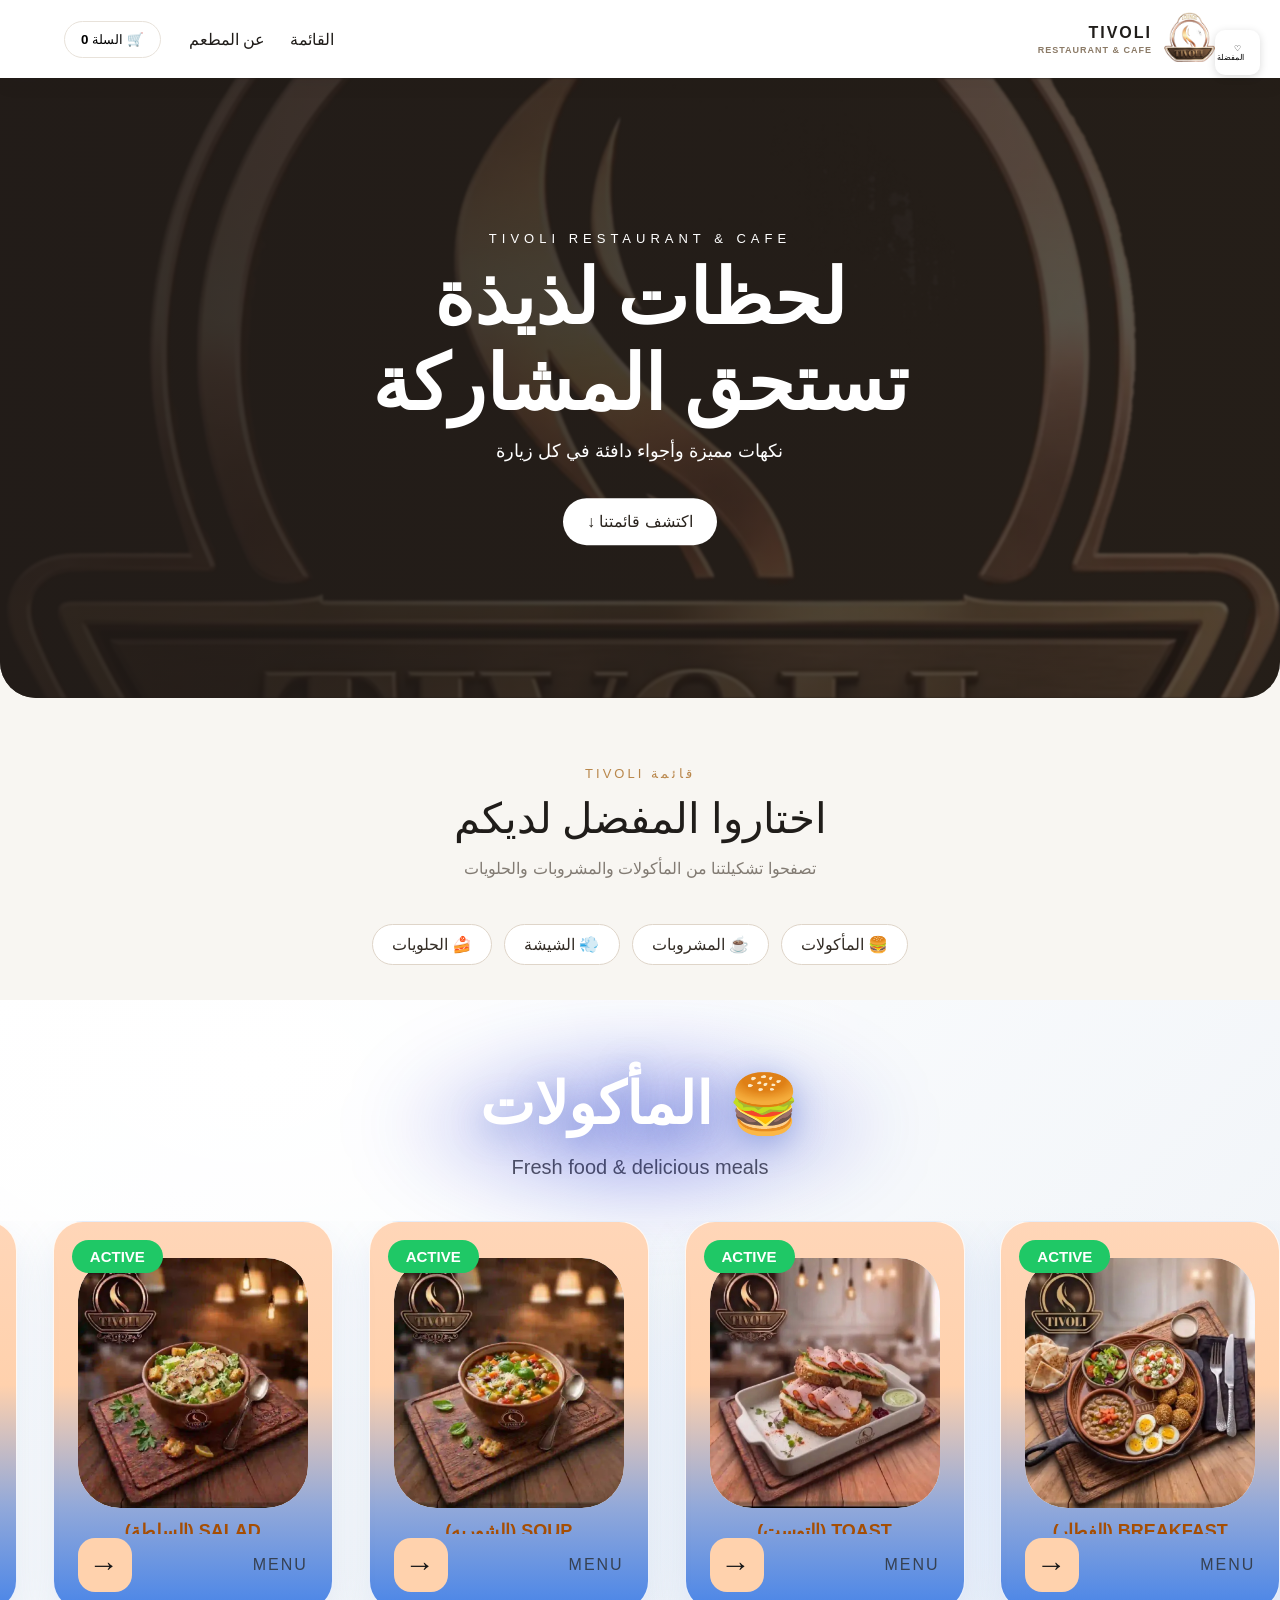
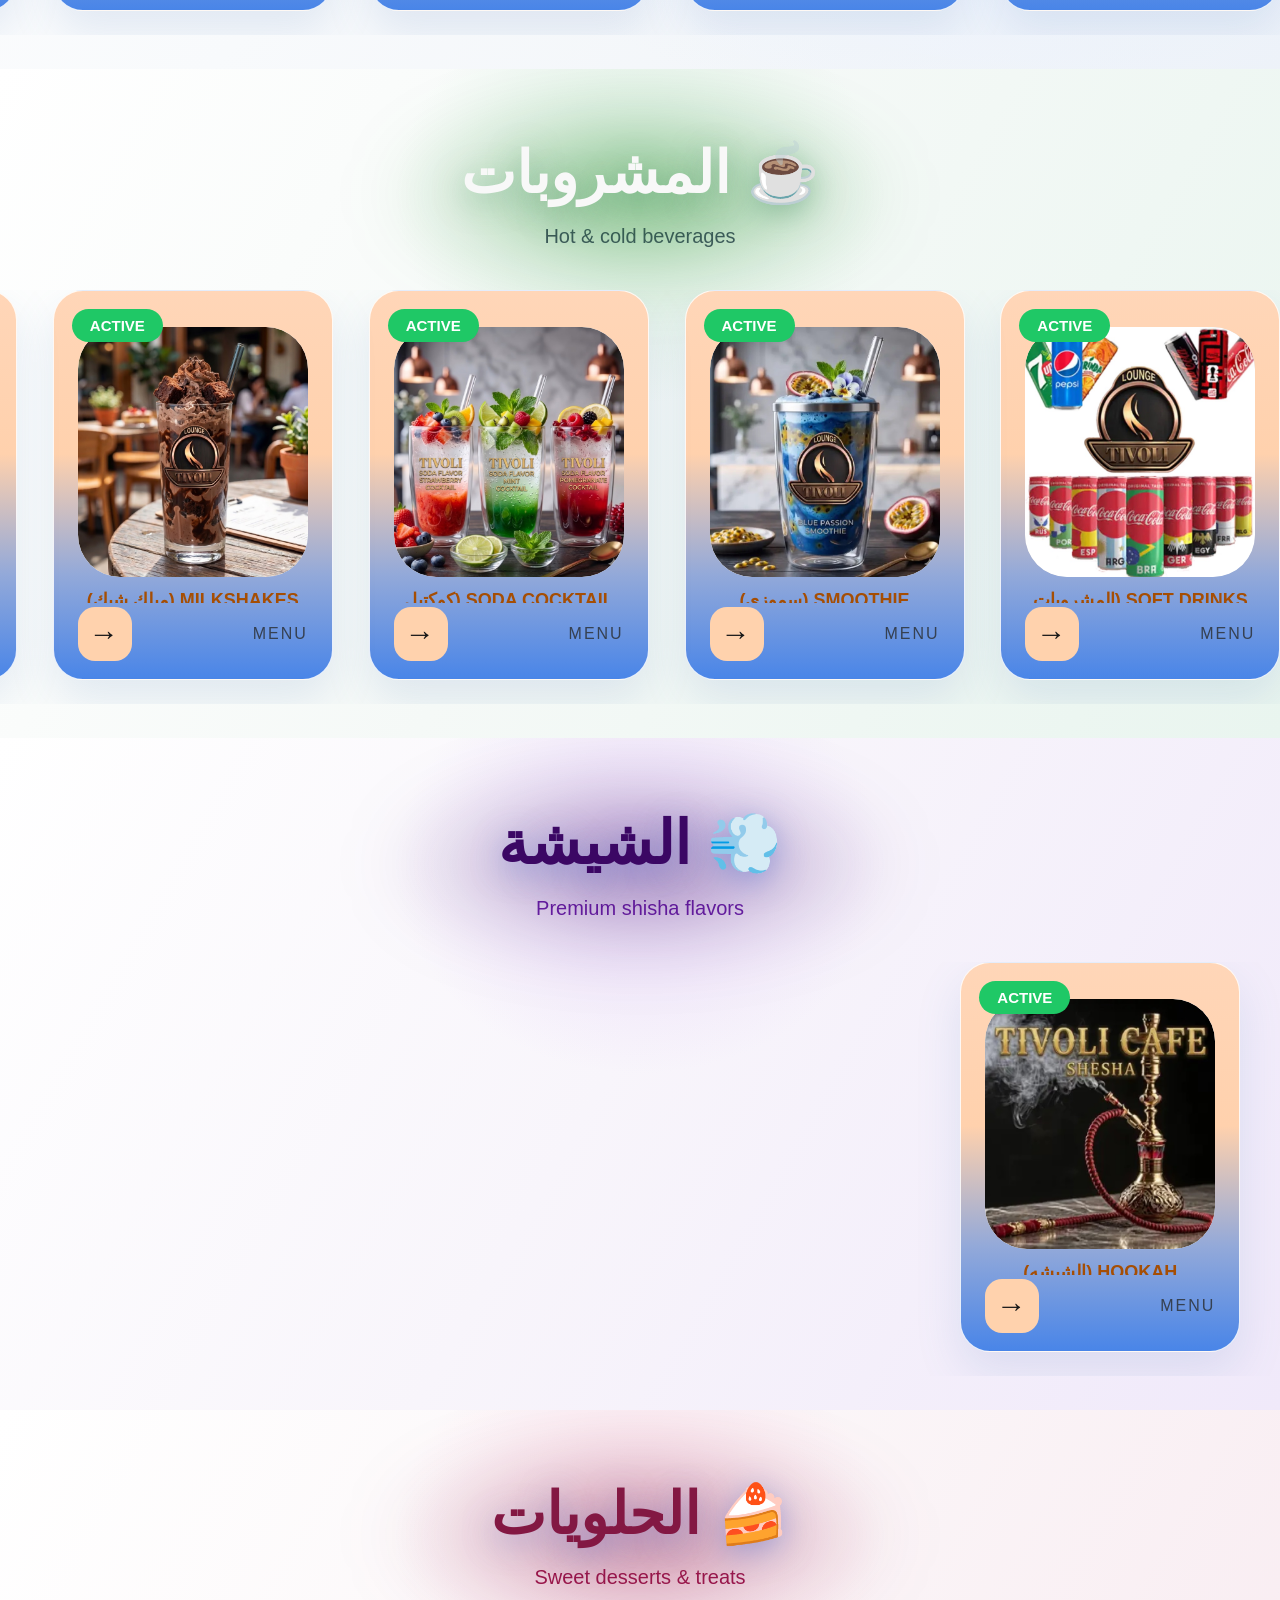
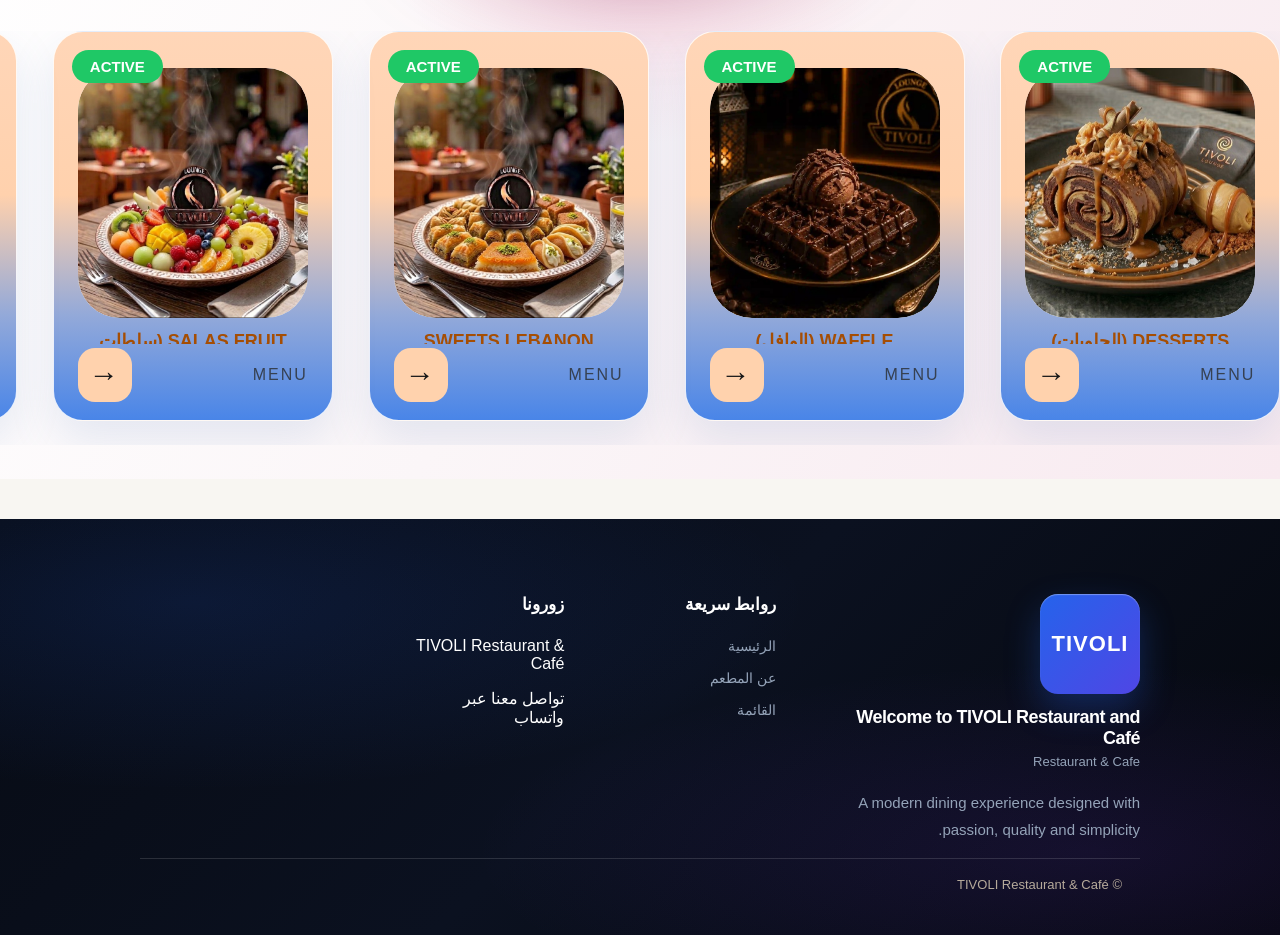
<file: index.html>
<!doctype html><html lang="ar" dir="rtl"><head><meta charset="utf-8"><meta name="viewport" content="width=device-width,initial-scale=1"><title>TIVOLI | Restaurant & Café</title><link rel="stylesheet" href="style.css"><link rel="stylesheet" href="categories.css"><link rel="stylesheet" href="products.css"><link rel="stylesheet" href="favorites.css"><link rel="stylesheet" href="footer.css"><link rel="stylesheet" href="app.css?v=scrollfix-1"></head><body>
<header class="topbar"><a class="brand" href="index.html"><img src="assets/logo-tivoli.webp" alt="TIVOLI"><span>TIVOLI <small>RESTAURANT & CAFE</small></span></a><nav><a href="#menu">القائمة</a><a href="about.html">عن المطعم</a></nav><button id="open-favorites">♡ المفضلة</button><button class="cart-open" onclick="openCart()">🛒 السلة <b id="cartCount">0</b></button></header>
<section class="hero"><img class="hero-image" src="assets/logo-tivoli.webp" alt="TIVOLI"><div class="hero-overlay"></div><div class="hero-content"><span class="hero-small">TIVOLI RESTAURANT & CAFE</span><h1>لحظات لذيذة<br>تستحق المشاركة</h1><p>نكهات مميزة وأجواء دافئة في كل زيارة</p><a class="hero-cta" href="#menu">اكتشف قائمتنا ↓</a></div></section>
<main id="menu"><div class="intro"><span>قائمة TIVOLI</span><h2>اختاروا المفضل لديكم</h2><p>تصفحوا تشكيلتنا من المأكولات والمشروبات والحلويات</p></div><div id="category-nav" class="category-nav"></div><div id="catalog"></div></main>
<footer class="site-footer"><div class="footer-container"><div class="footer-main"><div class="footer-brand"><div class="footer-logo">TIVOLI</div><div class="footer-brand-text"><h3>Welcome to TIVOLI Restaurant and Café</h3><p>Restaurant & Cafe</p></div><p class="footer-description">A modern dining experience designed with passion, quality and simplicity.</p></div><div class="footer-column"><h4>روابط سريعة</h4><ul><li><a href="index.html">الرئيسية</a></li><li><a href="about.html">عن المطعم</a></li><li><a href="#menu">القائمة</a></li></ul></div><div class="footer-column"><h4>زورونا</h4><p>TIVOLI Restaurant & Café</p><a href="https://wa.me/201205062357">تواصل معنا عبر واتساب</a></div></div><div class="footer-bottom">© TIVOLI Restaurant & Café</div></div></footer>
<div id="favorites-sidebar"><div class="favorites-header"><span class="favorites-title">المفضلة</span><button id="close-favorites">×</button></div><div id="favorites-list"></div></div>
<div id="cartOverlay" onclick="closeCart()"></div><aside id="cartBox"><div class="cart-header"><h3>TIVOLI — سلتك</h3><button class="exit_card" onclick="closeCart()">إغلاق ×</button></div><div id="cartItems"></div><div class="cart-total-static">الإجمالي <strong id="total">0.00</strong> EGP</div><button class="sendBtn" onclick="sendOrder()">إتمام الطلب</button></aside><div id="toast" role="status"></div><script src="catalog-data.js"></script><script src="images.js"></script><script src="app.js?v=scrollfix-1"></script></body></html>
</file>
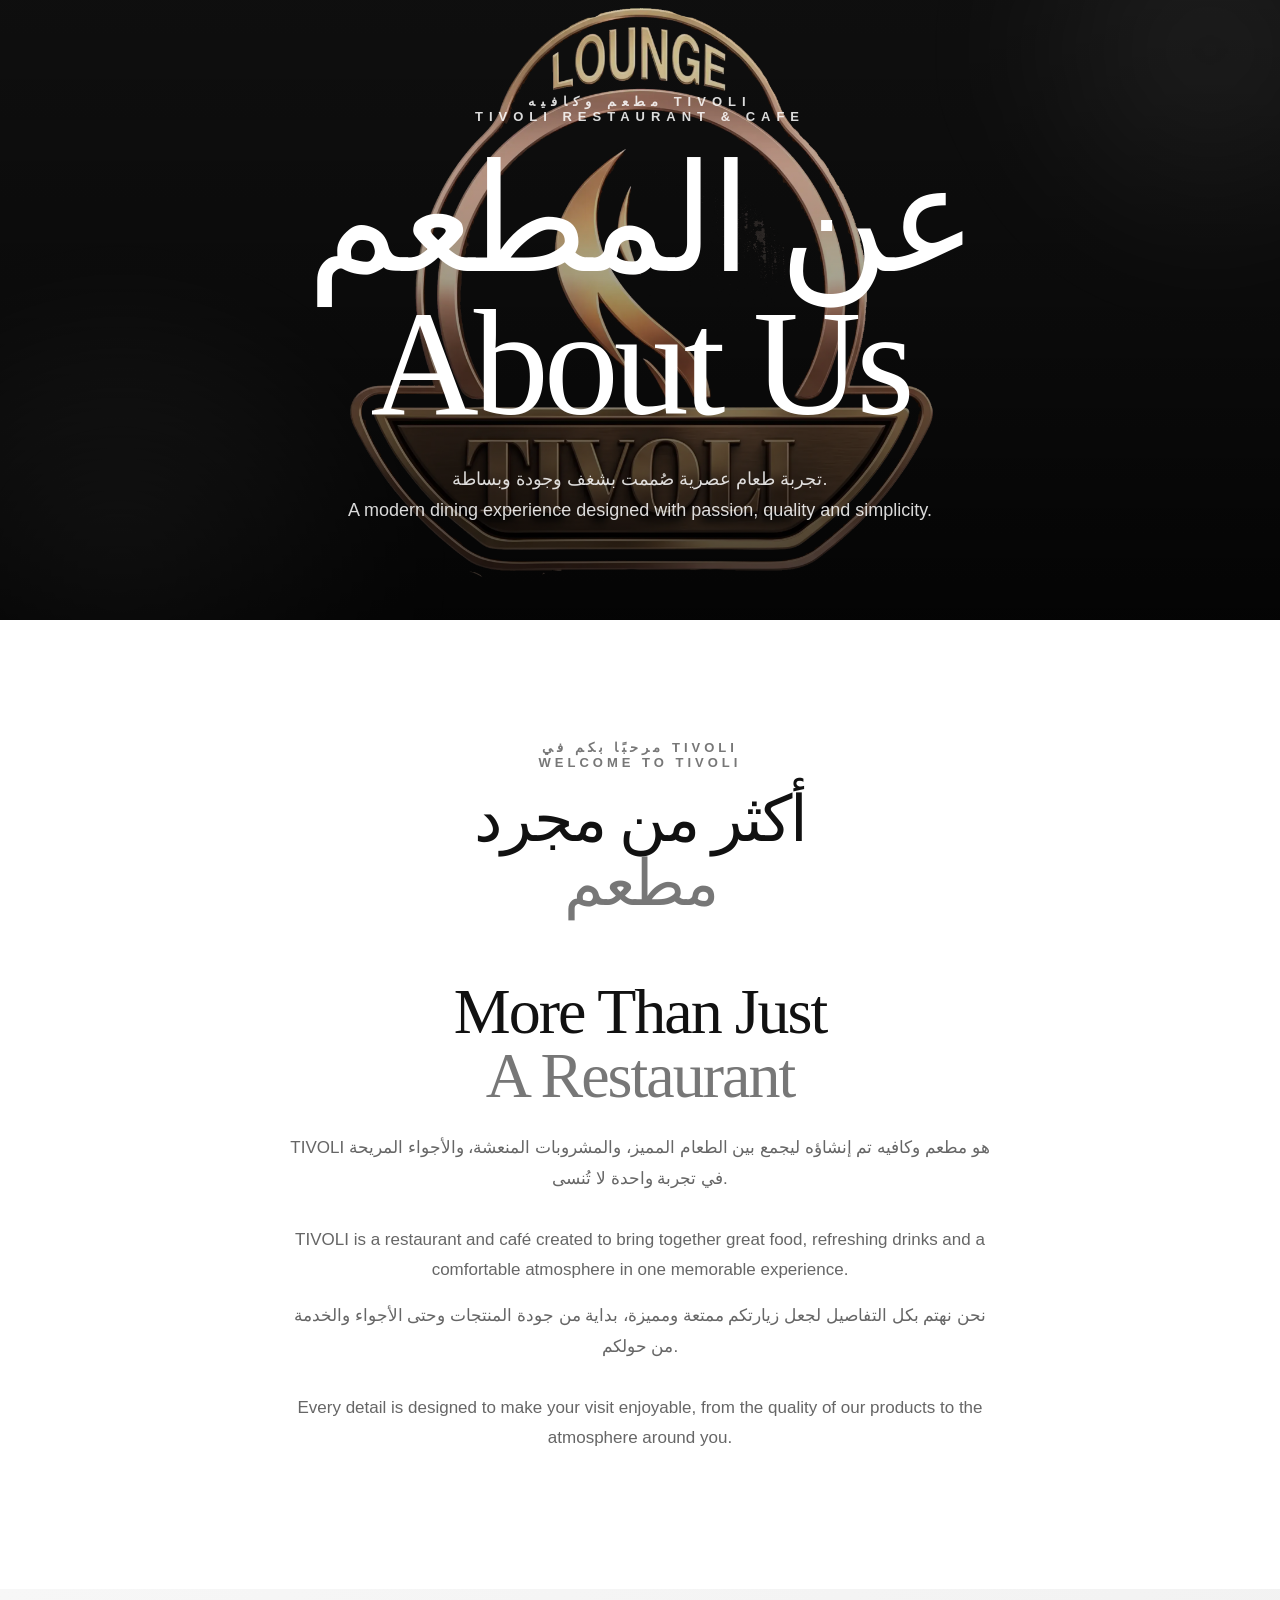
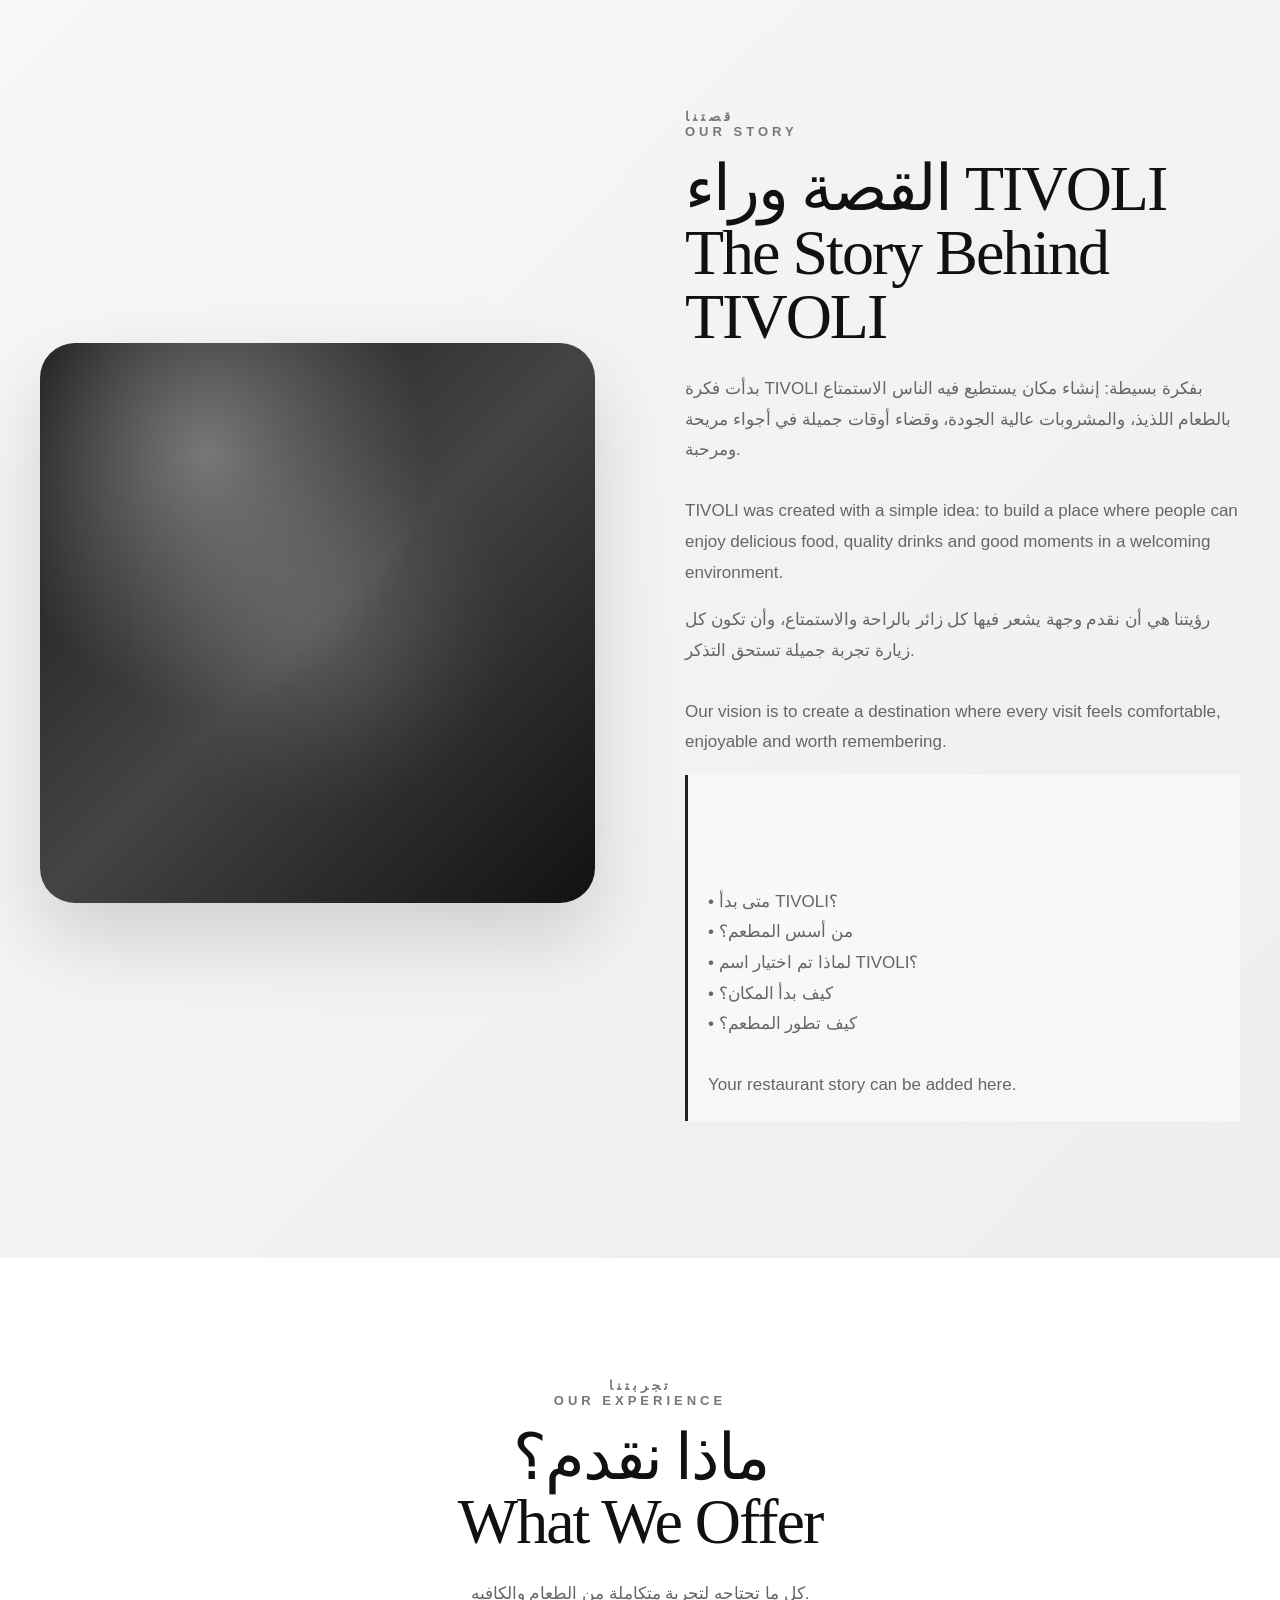
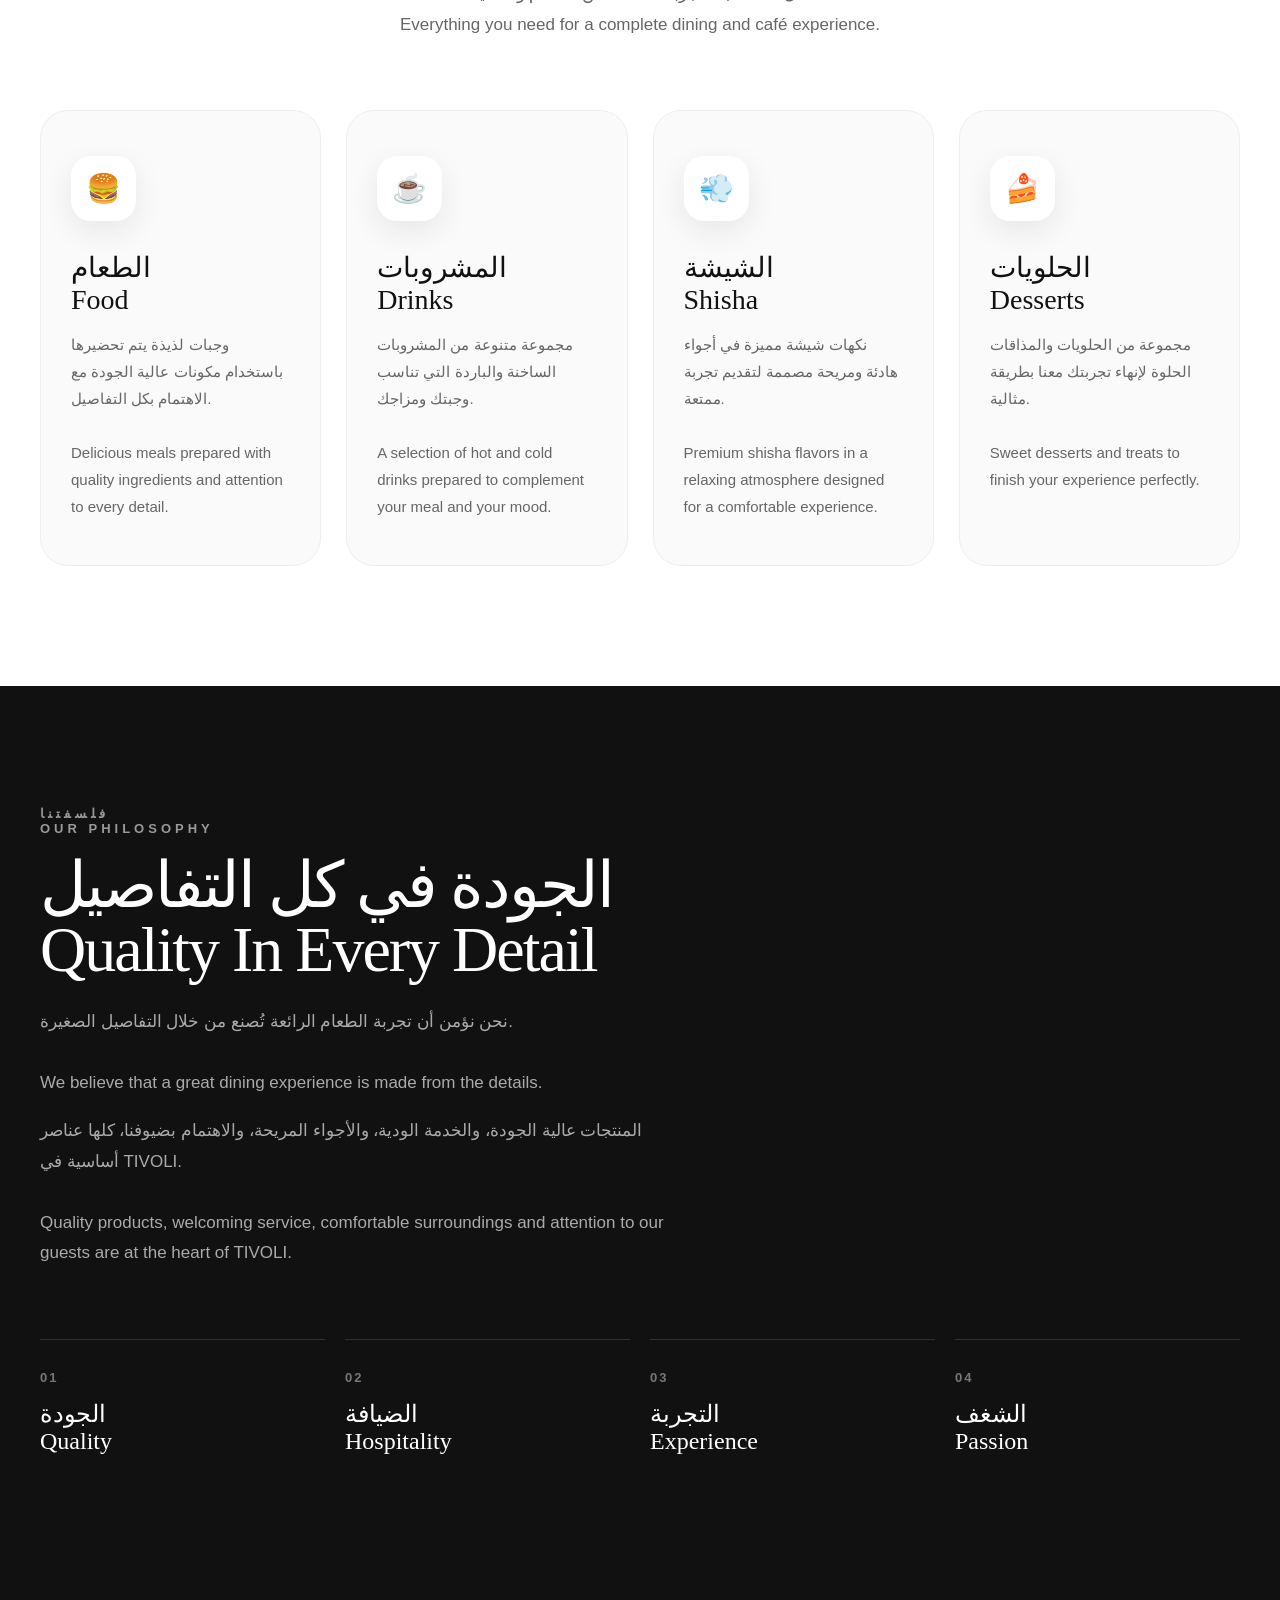
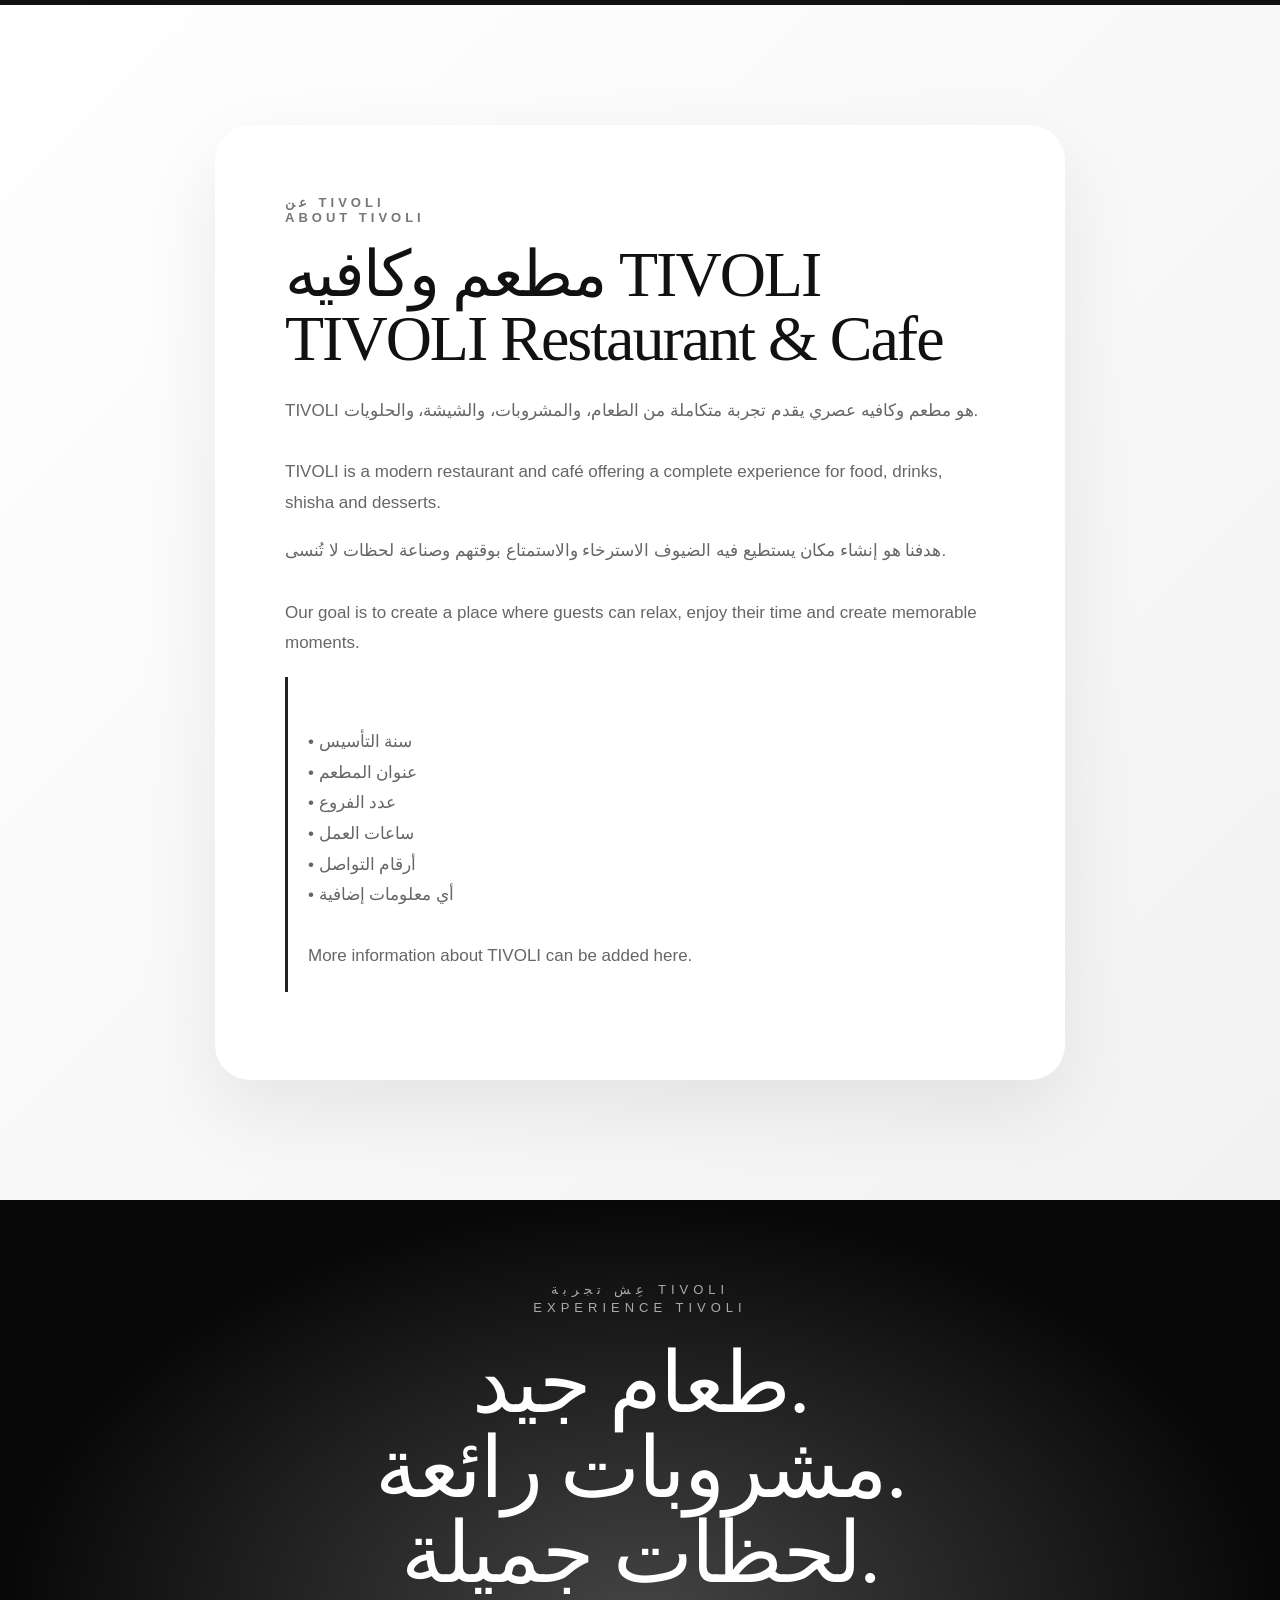
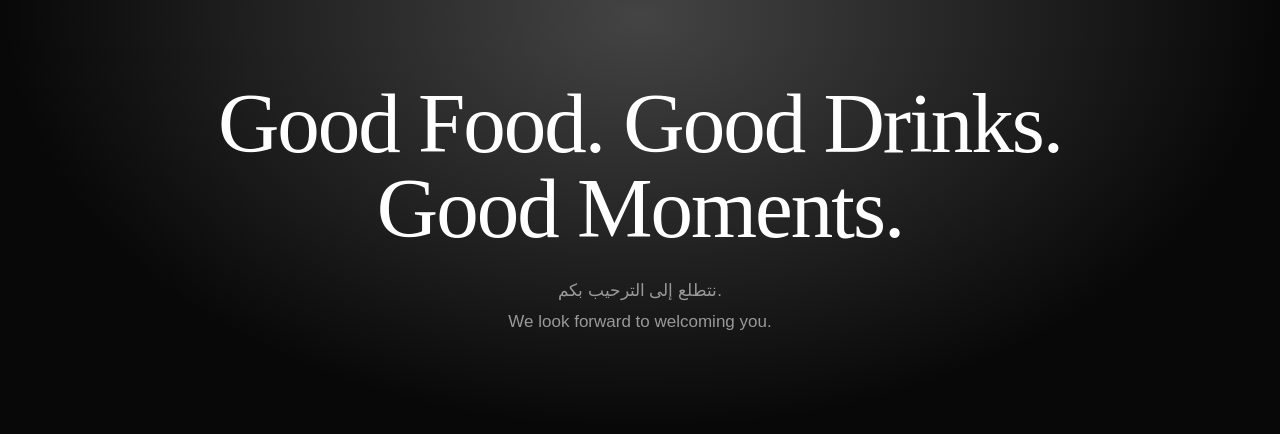
<file: about.html>
<!DOCTYPE html>
<html lang="ar">

<head>

    <meta charset="UTF-8">

    <meta
        name="viewport"
        content="width=device-width, initial-scale=1.0"
    >

    <title>عن TIVOLI | TIVOLI</title>

    <link rel="stylesheet" href="about.css">

</head>


<body>


<!-- =========================================
     ABOUT PAGE
     صفحة عن المطعم
========================================= -->

<main class="about-page">


    <!-- =====================================
         HERO
         الواجهة الرئيسية
    ====================================== -->
<section class="about-hero">

    <img
        src="assets/logo-tivoli.webp"
        alt="TIVOLI Restaurant & Cafe"
        class="about-hero-image"
    >

    <div class="about-hero-overlay"></div>

    <div class="about-hero-content">

        <span class="about-eyebrow">

            مطعم وكافيه TIVOLI

            <br>

            TIVOLI RESTAURANT & CAFE

        </span>


        <h1>

            عن المطعم

            <br>

            About Us

        </h1>


        <p>

            تجربة طعام عصرية صُممت بشغف وجودة وبساطة.

            <br>

            A modern dining experience designed
            with passion, quality and simplicity.

        </p>

    </div>

</section>

    <!-- =====================================
         INTRO
         مقدمة عن TIVOLI
    ====================================== -->

    <section class="about-intro">

        <div class="about-container">

            <div class="about-intro-content">

                <span class="about-label">

                    مرحبًا بكم في TIVOLI

                    <br>

                    WELCOME TO TIVOLI

                </span>


                <h2>

                    أكثر من مجرد

                    <span>مطعم</span>

                    <br>

                    More Than Just
                    <span>A Restaurant</span>

                </h2>


                <p>

                    TIVOLI هو مطعم وكافيه تم إنشاؤه
                    ليجمع بين الطعام المميز،
                    والمشروبات المنعشة،
                    والأجواء المريحة في تجربة واحدة لا تُنسى.

                    <br><br>

                    TIVOLI is a restaurant and café created
                    to bring together great food, refreshing
                    drinks and a comfortable atmosphere
                    in one memorable experience.

                </p>


                <p>

                    نحن نهتم بكل التفاصيل لجعل زيارتكم
                    ممتعة ومميزة، بداية من جودة المنتجات
                    وحتى الأجواء والخدمة من حولكم.

                    <br><br>

                    Every detail is designed to make your
                    visit enjoyable, from the quality of
                    our products to the atmosphere around you.

                </p>

            </div>

        </div>

    </section>



    <!-- =====================================
         OUR STORY
         قصتنا
    ====================================== -->

    <section class="about-story">

        <div class="about-container about-grid">


            <!-- IMAGE -->
<div class="about-image-placeholder">

    <video
        autoplay
        muted
        loop
        playsinline
    >

        <source
            src="assets/story.mp4"
            type="video/mp4"
        >

        متصفحك لا يدعم تشغيل الفيديو.

    </video>

</div>


            <!-- CONTENT -->

            <div class="about-story-content">

                <span class="about-label">

                    قصتنا

                    <br>

                    OUR STORY

                </span>


                <h2>

                    القصة وراء TIVOLI

                    <br>

                    The Story Behind TIVOLI

                </h2>


                <p>

                    بدأت فكرة TIVOLI بفكرة بسيطة:
                    إنشاء مكان يستطيع فيه الناس الاستمتاع
                    بالطعام اللذيذ، والمشروبات عالية الجودة،
                    وقضاء أوقات جميلة في أجواء مريحة ومرحبة.

                    <br><br>

                    TIVOLI was created with a simple idea:
                    to build a place where people can enjoy
                    delicious food, quality drinks and good
                    moments in a welcoming environment.

                </p>


                <p>

                    رؤيتنا هي أن نقدم وجهة يشعر فيها كل زائر
                    بالراحة والاستمتاع، وأن تكون كل زيارة
                    تجربة جميلة تستحق التذكر.

                    <br><br>

                    Our vision is to create a destination
                    where every visit feels comfortable,
                    enjoyable and worth remembering.

                </p>


                <p class="about-placeholder-text">


                    <br><br>


                    <br>

                    • متى بدأ TIVOLI؟

                    <br>

                    • من أسس المطعم؟

                    <br>

                    • لماذا تم اختيار اسم TIVOLI؟

                    <br>

                    • كيف بدأ المكان؟

                    <br>

                    • كيف تطور المطعم؟

                    <br><br>

                    Your restaurant story can be added here.

                </p>

            </div>

        </div>

    </section>



    <!-- =====================================
         EXPERIENCE
         التجربة والخدمات
    ====================================== -->

    <section class="about-experience">

        <div class="about-container">


            <div class="about-section-heading">

                <span class="about-label">

                    تجربتنا

                    <br>

                    OUR EXPERIENCE

                </span>


                <h2>

                    ماذا نقدم؟

                    <br>

                    What We Offer

                </h2>


                <p>

                    كل ما تحتاجه لتجربة متكاملة
                    من الطعام والكافيه.

                    <br>

                    Everything you need for a complete
                    dining and café experience.

                </p>

            </div>



            <div class="experience-grid">


                <!-- FOOD -->

                <div class="experience-card">

                    <div class="experience-icon">

                        🍔

                    </div>


                    <h3>

                        الطعام

                        <br>

                        Food

                    </h3>


                    <p>

                        وجبات لذيذة يتم تحضيرها
                        باستخدام مكونات عالية الجودة
                        مع الاهتمام بكل التفاصيل.

                        <br><br>

                        Delicious meals prepared with
                        quality ingredients and attention
                        to every detail.

                    </p>

                </div>



                <!-- DRINKS -->

                <div class="experience-card">

                    <div class="experience-icon">

                        ☕

                    </div>


                    <h3>

                        المشروبات

                        <br>

                        Drinks

                    </h3>


                    <p>

                        مجموعة متنوعة من المشروبات
                        الساخنة والباردة التي تناسب
                        وجبتك ومزاجك.

                        <br><br>

                        A selection of hot and cold drinks
                        prepared to complement your meal
                        and your mood.

                    </p>

                </div>



                <!-- SHISHA -->

                <div class="experience-card">

                    <div class="experience-icon">

                        💨

                    </div>


                    <h3>

                        الشيشة

                        <br>

                        Shisha

                    </h3>


                    <p>

                        نكهات شيشة مميزة في أجواء
                        هادئة ومريحة مصممة لتقديم
                        تجربة ممتعة.

                        <br><br>

                        Premium shisha flavors in a relaxing
                        atmosphere designed for a comfortable
                        experience.

                    </p>

                </div>



                <!-- DESSERTS -->

                <div class="experience-card">

                    <div class="experience-icon">

                        🍰

                    </div>


                    <h3>

                        الحلويات

                        <br>

                        Desserts

                    </h3>


                    <p>

                        مجموعة من الحلويات والمذاقات
                        الحلوة لإنهاء تجربتك معنا
                        بطريقة مثالية.

                        <br><br>

                        Sweet desserts and treats to finish
                        your experience perfectly.

                    </p>

                </div>


            </div>

        </div>

    </section>



    <!-- =====================================
         OUR PHILOSOPHY
         فلسفة TIVOLI
    ====================================== -->

    <section class="about-philosophy">

        <div class="about-container">


            <div class="philosophy-content">

                <span class="about-label">

                    فلسفتنا

                    <br>

                    OUR PHILOSOPHY

                </span>


                <h2>

                    الجودة في كل التفاصيل

                    <br>

                    Quality In Every Detail

                </h2>


                <p>

                    نحن نؤمن أن تجربة الطعام الرائعة
                    تُصنع من خلال التفاصيل الصغيرة.

                    <br><br>

                    We believe that a great dining experience
                    is made from the details.

                </p>


                <p>

                    المنتجات عالية الجودة،
                    والخدمة الودية،
                    والأجواء المريحة،
                    والاهتمام بضيوفنا،
                    كلها عناصر أساسية في TIVOLI.

                    <br><br>

                    Quality products, welcoming service,
                    comfortable surroundings and attention
                    to our guests are at the heart of TIVOLI.

                </p>

            </div>



            <div class="philosophy-items">


                <div class="philosophy-item">

                    <strong>

                        01

                    </strong>

                    <span>

                        الجودة

                        <br>

                        Quality

                    </span>

                </div>



                <div class="philosophy-item">

                    <strong>

                        02

                    </strong>

                    <span>

                        الضيافة

                        <br>

                        Hospitality

                    </span>

                </div>



                <div class="philosophy-item">

                    <strong>

                        03

                    </strong>

                    <span>

                        التجربة

                        <br>

                        Experience

                    </span>

                </div>



                <div class="philosophy-item">

                    <strong>

                        04

                    </strong>

                    <span>

                        الشغف

                        <br>

                        Passion

                    </span>

                </div>


            </div>

        </div>

    </section>



    <!-- =====================================
         ABOUT TIVOLI
         معلومات عن TIVOLI
    ====================================== -->

    <section class="about-info">

        <div class="about-container">


            <div class="about-info-card">

                <span class="about-label">

                    عن TIVOLI

                    <br>

                    ABOUT TIVOLI

                </span>


                <h2>

                    مطعم وكافيه TIVOLI

                    <br>

                    TIVOLI Restaurant & Cafe

                </h2>


                <div class="about-info-text">


                    <p>

                        TIVOLI هو مطعم وكافيه عصري
                        يقدم تجربة متكاملة من الطعام،
                        والمشروبات، والشيشة، والحلويات.

                        <br><br>

                        TIVOLI is a modern restaurant and café
                        offering a complete experience for food,
                        drinks, shisha and desserts.

                    </p>


                    <p>

                        هدفنا هو إنشاء مكان يستطيع فيه
                        الضيوف الاسترخاء والاستمتاع بوقتهم
                        وصناعة لحظات لا تُنسى.

                        <br><br>

                        Our goal is to create a place where
                        guests can relax, enjoy their time and
                        create memorable moments.

                    </p>


                    <p class="about-placeholder-text">

                       



                        <br>

                        • سنة التأسيس

                        <br>

                        • عنوان المطعم

                        <br>

                        • عدد الفروع

                        <br>

                        • ساعات العمل

                        <br>

                        • أرقام التواصل

                        <br>

                        • أي معلومات إضافية

                        <br><br>

                        More information about TIVOLI
                        can be added here.

                    </p>

                </div>

            </div>

        </div>

    </section>



    <!-- =====================================
         FINAL CTA
         الرسالة النهائية
    ====================================== -->

    <section class="about-final">

        <div class="about-final-content">

            <span>

                عِش تجربة TIVOLI

                <br>

                EXPERIENCE TIVOLI

            </span>


            <h2>

                طعام جيد.

                <br>

                مشروبات رائعة.

                <br>

                لحظات جميلة.

                <br><br>

                Good Food.
                Good Drinks.
                Good Moments.

            </h2>


            <p>

                نتطلع إلى الترحيب بكم.

                <br>

                We look forward to welcoming you.

            </p>

        </div>

    </section>


</main>


</body>

</html>
</file>
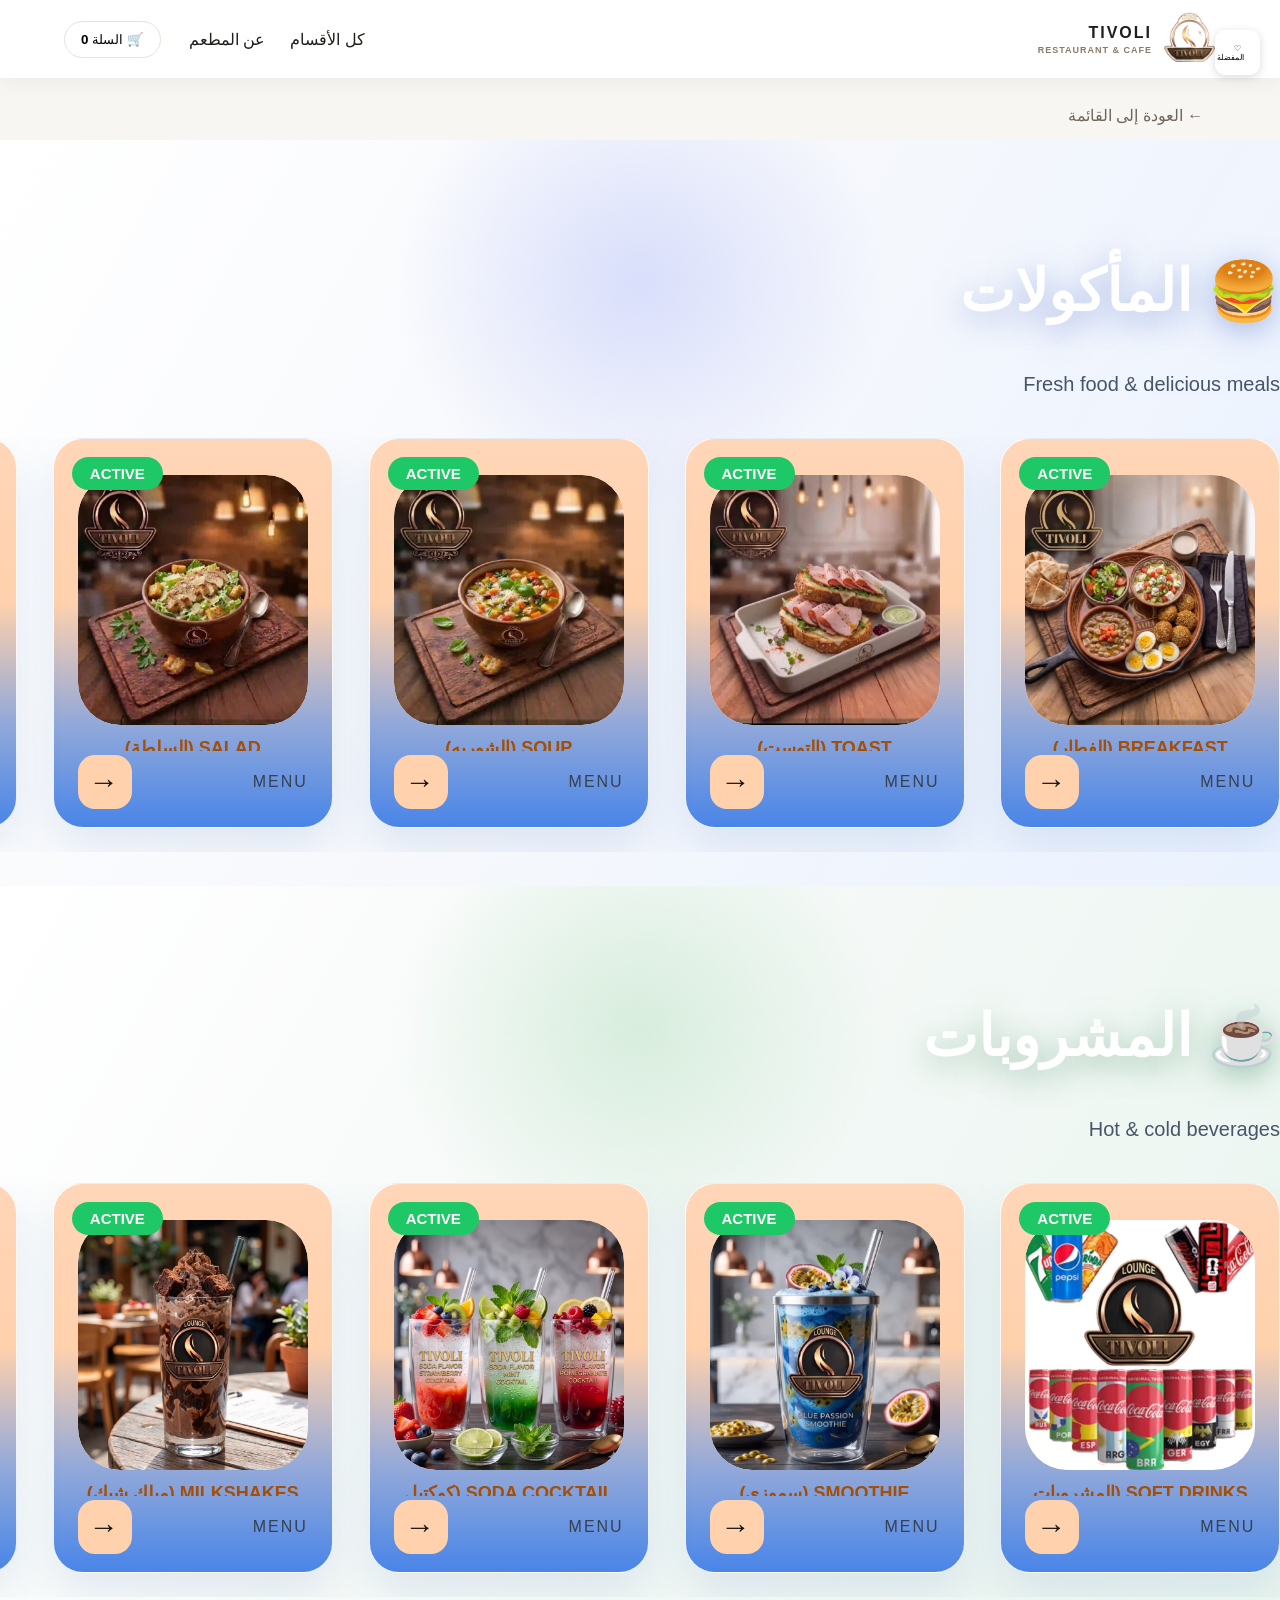
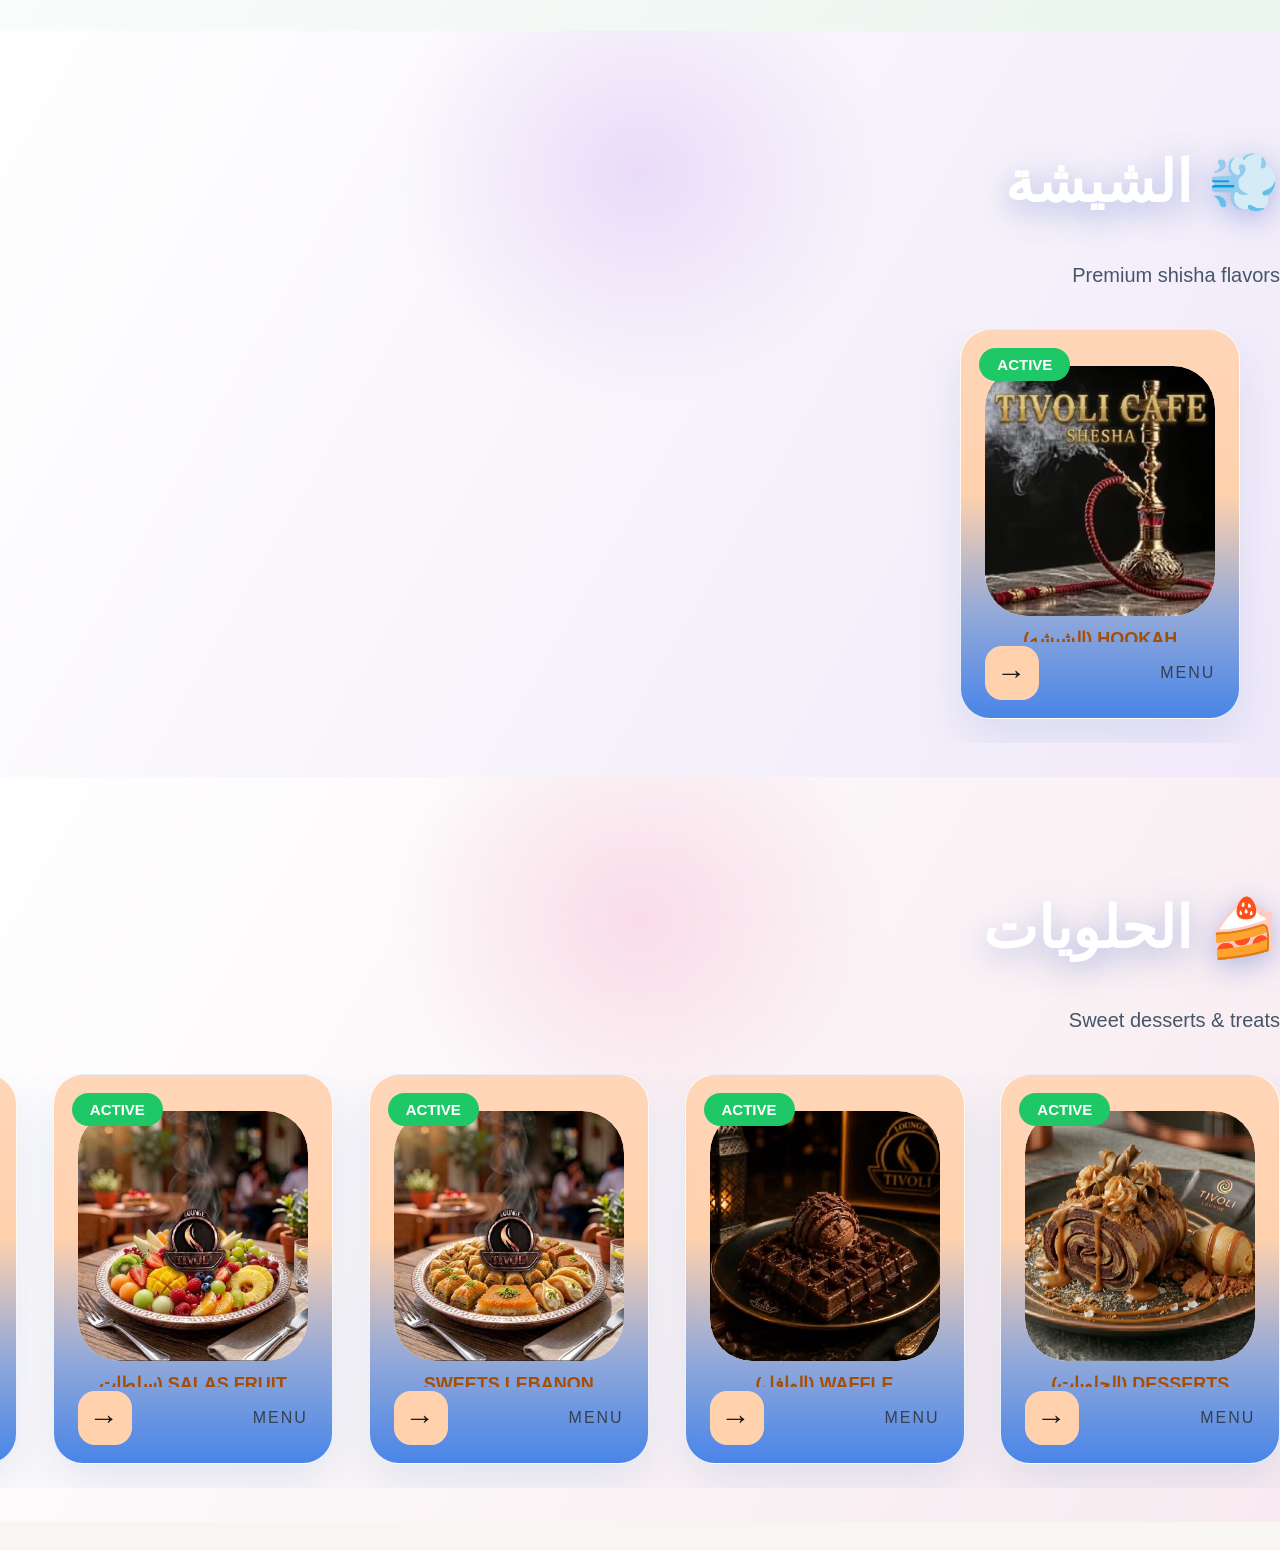
<file: category.html>
<!doctype html><html lang="ar" dir="rtl"><head><meta charset="utf-8"><meta name="viewport" content="width=device-width,initial-scale=1"><title>القائمة | TIVOLI</title><link rel="stylesheet" href="style.css"><link rel="stylesheet" href="products.css"><link rel="stylesheet" href="favorites.css"><link rel="stylesheet" href="app.css?v=scrollfix-1"></head><body><header class="topbar"><a class="brand" href="index.html"><img src="assets/logo-tivoli.webp" alt="TIVOLI"><span>TIVOLI <small>RESTAURANT & CAFE</small></span></a><nav><a href="index.html#menu">كل الأقسام</a><a href="about.html">عن المطعم</a></nav><button id="open-favorites">♡ المفضلة</button><button class="cart-open" onclick="openCart()">🛒 السلة <b id="cartCount">0</b></button></header><main class="category-page"><a class="back-link" href="index.html">← العودة إلى القائمة</a><div id="catalog"></div></main><div id="favorites-sidebar"><div class="favorites-header"><span class="favorites-title">المفضلة</span><button id="close-favorites">×</button></div><div id="favorites-list"></div></div><div id="cartOverlay" onclick="closeCart()"></div><aside id="cartBox"><div class="cart-header"><h3>TIVOLI — سلتك</h3><button class="exit_card" onclick="closeCart()">إغلاق ×</button></div><div id="cartItems"></div><div class="cart-total-static">الإجمالي <strong id="total">0.00</strong> EGP</div><button class="sendBtn" onclick="sendOrder()">إتمام الطلب</button></aside><div id="toast" role="status"></div><script src="catalog-data.js"></script><script src="images.js"></script><script src="app.js?v=scrollfix-1"></script></body></html>
</file>
<file: style.css>
body {
  font-family: Arial;
  background: #f5f5f5;
  padding: 0;
  margin: 0;
}
html,
body {
  touch-action: manipulation;

  overscroll-behavior: none;
}
/* ============================================================================
     🪑hero
============================================================================ */
.hero {
  position: relative;

  width: 100%;

  height: 320px;

  overflow: hidden;

  border-radius: 0 0 35px 35px;
}

.hero-image {
  position: absolute;

  inset: 0;

  width: 100%;

  height: 100%;

  object-fit: cover;
}

.hero-overlay {
  position: absolute;

  inset: 0;

  background: linear-gradient(rgba(0, 0, 0, 0.35), rgba(0, 0, 0, 0.75));
}

.hero-content {
  position: absolute;

  left: 50%;

  top: 50%;

  transform: translate(-50%, -50%);

  width: 90%;

  text-align: center;

  color: #fff;

  z-index: 2;
}

.hero-small {
  display: block;

  font-size: 25px;

  letter-spacing: 4px;

  margin-bottom: 10px;

  opacity: 0.85;
  font-family:
    "Trebuchet MS", "Lucida Sans Unicode", "Lucida Grande", "Lucida Sans",
    Arial, sans-serif;
}

.hero-content h1 {
  margin: 0;

  font-size: 42px;

  letter-spacing: 5px;
}

.hero-content p {
  margin-top: 12px;

  font-size: 20px;

  opacity: 0.9;
}

.scroll-down {
  position: absolute;

  bottom: 18px;

  left: 50%;

  transform: translateX(-50%);

  color: #fff;

  font-size: 28px;

  z-index: 2;

  animation: upDown 1.6s infinite;
}

@keyframes upDown {
  0%,
  100% {
    transform: translateX(-50%) translateY(0);
  }

  50% {
    transform: translateX(-50%) translateY(8px);
  }
}

/* ============================================================================
   Hero Text Animation
============================================================================ */

.hero-small {
  animation: slideRight 0.8s ease forwards;
}

.hero-content h1 {
  animation: zoomIn 1s ease forwards;
}

.hero-content p {
  animation: zoomIn 1s ease forwards;
}

@keyframes slideRight {
  from {
    opacity: 0;

    transform: translateX(-40px);
  }

  to {
    opacity: 1;

    transform: translateX(0);
  }
}

@keyframes zoomIn {
  from {
    opacity: 0;

    transform: scale(0.8);
  }

  to {
    opacity: 1;

    transform: scale(1);
  }
}

/* ============================================================================
     🪑 TABLE BAR
     الشريط الخاص ببيانات الطاولة الحالية.
     يُستخدم لعرض معلومات الطاولة أو حالة الجلسة الخاصة بالعميل.
============================================================================ */
#tableBar {
  position: relative;
  top: 0;
  text-align: center;
  background-color: rgb(249, 115, 22);
  color: #fff;
  font-size: 18px;
  font-weight: 600;
  z-index: 2999;
  box-shadow: 0 5px 15px rgba(0, 0, 0, 0.3);
  /* border-bottom-left-radius: 30px;
  border-bottom-right-radius: 30px; */
  width: 100%;
  font-family: "Franklin Gothic Medium", "Arial Narrow", Arial, sans-serif;
}


@media (min-width: 150px) and (max-width: 299px) {
  /* --------------------------------------------------
   tableBar (1)
    tableBar
   --------------------------------------------------
   .tableBar
   -------------------------------------------------- */
  #tableBar {
    position: relative;
    top: 0;
    text-align: center;
  background-color: rgb(249, 115, 22);
    color: #fff;
    font-size: 15px;
    font-weight: 600;
    z-index: 99999;
    box-shadow: 0 5px 15px rgba(0, 0, 0, 0.3);
    border-bottom-left-radius: 30px;
    border-bottom-right-radius: 30px;
    width: 100%;
    font-family: "Franklin Gothic Medium", "Arial Narrow", Arial, sans-serif;
  }
}
@media (min-width: 300px) and (max-width: 600px) {
  /* --------------------------------------------------
   tableBar (1)
    tableBar
   --------------------------------------------------
   .tableBar
   -------------------------------------------------- */
  #tableBar {
    position: relative;
    top: 0;
    text-align: center;
  background-color: rgb(249, 115, 22);
    color: #fff;
    font-size: 15px;
    font-weight: 600;
    z-index: 99999;
    box-shadow: 0 5px 15px rgba(0, 0, 0, 0.3);
    border-bottom-left-radius: 30px;
    border-bottom-right-radius: 30px;
    width: 100%;
    font-family: "Franklin Gothic Medium", "Arial Narrow", Arial, sans-serif;
  }
}
@media (min-width: 601px) and (max-width: 1000px) {
  /* --------------------------------------------------
   tableBar (1)
    tableBar
   --------------------------------------------------
   .tableBar
   -------------------------------------------------- */
  #tableBar {
    position: relative;
    top: 0;
    text-align: center;
  background-color: rgb(249, 115, 22);
    color: #fff;
    font-size: 15px;
    font-weight: 600;
    z-index: 99999;
    box-shadow: 0 5px 15px rgba(0, 0, 0, 0.3);
    border-bottom-left-radius: 30px;
    border-bottom-right-radius: 30px;
    width: 100%;
    font-family: "Franklin Gothic Medium", "Arial Narrow", Arial, sans-serif;
  }
}
@media (min-width: 1001px) and (max-width: 1300px) {
  /* --------------------------------------------------
   tableBar (1)
    tableBar
   --------------------------------------------------
   .tableBar
   -------------------------------------------------- */
  #tableBar {
    position: relative;
    top: 0;
    text-align: center;
  background-color: rgb(249, 115, 22);
    color: #fff;
    font-size: 15px;
    font-weight: 600;
    z-index: 99999;
    box-shadow: 0 5px 15px rgba(0, 0, 0, 0.3);
    border-bottom-left-radius: 30px;
    border-bottom-right-radius: 30px;
    width: 100%;
    font-family: "Franklin Gothic Medium", "Arial Narrow", Arial, sans-serif;
  }
}




























/* ==========================
   BACK BUTTON
========================== */

.back-btn {
    display: inline-flex;
    align-items: center;
    justify-content: center;
    gap: 8px;

    padding: 12px 20px;

    background: #ffffff;
    color: #1769ff;

    border: 1px solid rgba(23, 105, 255, 0.15);
    border-radius: 14px;

    text-decoration: none;

    font-size: 15px;
    font-weight: 600;

    box-shadow:
        0 8px 20px rgba(0, 0, 0, 0.08),
        0 2px 6px rgba(23, 105, 255, 0.05);

    cursor: pointer;

    transition:
        transform 0.2s ease,
        box-shadow 0.2s ease,
        background 0.2s ease;
}

/* Hover */
.back-btn:hover {
    background: #f5f8ff;

    transform: translateX(-3px);

    box-shadow:
        0 12px 28px rgba(0, 0, 0, 0.12),
        0 4px 10px rgba(23, 105, 255, 0.08);
}

/* Click */
.back-btn:active {
    transform: translateX(-1px) scale(0.97);

    box-shadow:
        0 5px 12px rgba(0, 0, 0, 0.08);
}

/* Mobile */
@media (max-width: 600px) {

    .back-btn {
        width: 100%;
        box-sizing: border-box;

        padding: 13px 18px;

        font-size: 14px;

        border-radius: 12px;
    }
}












































/* =========================================================
   CART COUPON SECTION
========================================================= */

.cart-coupon-section {
    width: 100%;
    box-sizing: border-box;

    margin-top: 16px;
    padding: 16px;

    background: linear-gradient(
        145deg,
        #ffffff 0%,
        #f8fafc 100%
    );

    border: 1px solid rgba(148, 163, 184, 0.18);
    border-radius: 18px;

    box-shadow:
        0 10px 30px rgba(15, 23, 42, 0.06),
        0 2px 8px rgba(15, 23, 42, 0.03);

    box-sizing: border-box;
}


/* =========================================================
   TITLE
========================================================= */

.cart-coupon-title {
    display: flex;
    align-items: center;
    gap: 8px;

    margin-bottom: 12px;

    color: #111827;

    font-size: 15px;
    font-weight: 700;

    letter-spacing: 0.2px;
}

.cart-coupon-title::before {
    content: "🎟";

    display: flex;
    align-items: center;
    justify-content: center;

    width: 30px;
    height: 30px;

    border-radius: 10px;

    background: #eef4ff;

    font-size: 16px;
}


/* =========================================================
   INPUT + APPLY WRAPPER
========================================================= */

.cart-coupon-input-wrapper {
    display: flex;
    align-items: stretch;

    width: 100%;

    gap: 8px;
}


/* =========================================================
   COUPON INPUT
========================================================= */

#cartCouponInput {
    flex: 1;

    min-width: 0;

    height: 46px;

    padding: 0 14px;

    box-sizing: border-box;

    background: #ffffff;

    color: #111827;

    border: 1px solid #dbe2ea;
    border-radius: 12px;

    outline: none;

    font-size: 14px;
    font-weight: 500;

    transition:
        border-color 0.2s ease,
        box-shadow 0.2s ease,
        background 0.2s ease;
}


/* Placeholder */

#cartCouponInput::placeholder {
    color: #9ca3af;
    font-weight: 400;
}


/* Focus */

#cartCouponInput:focus {
    border-color: #2563eb;

    background: #ffffff;

    box-shadow:
        0 0 0 3px rgba(37, 99, 235, 0.10);
}


/* =========================================================
   APPLY BUTTON
========================================================= */

#cartApplyCouponBtn {
    flex-shrink: 0;

    height: 46px;

    padding: 0 18px;

    border: 0;
    border-radius: 12px;

    background: linear-gradient(
        135deg,
        #2563eb,
        #1d4ed8
    );

    color: #ffffff;

    font-size: 14px;
    font-weight: 700;

    cursor: pointer;

    box-shadow:
        0 7px 18px rgba(37, 99, 235, 0.22);

    transition:
        transform 0.2s ease,
        box-shadow 0.2s ease,
        opacity 0.2s ease;
}


/* Hover */

#cartApplyCouponBtn:hover {
    transform: translateY(-1px);

    box-shadow:
        0 10px 22px rgba(37, 99, 235, 0.28);
}


/* Active */

#cartApplyCouponBtn:active {
    transform: translateY(0) scale(0.97);

    box-shadow:
        0 5px 12px rgba(37, 99, 235, 0.18);
}


/* Disabled */

#cartApplyCouponBtn:disabled {
    opacity: 0.55;

    cursor: not-allowed;

    transform: none;

    box-shadow: none;
}


/* =========================================================
   MESSAGE
========================================================= */

.cart-coupon-message {
    width: 100%;

    margin-top: 9px;

    min-height: 18px;

    box-sizing: border-box;

    font-size: 12px;
    font-weight: 600;

    line-height: 1.4;
}


/*
   لو الـ JS عندك بيضيف class
   success / error
*/

.cart-coupon-message.success {
    color: #16a34a;
}

.cart-coupon-message.error {
    color: #dc2626;
}


/* =========================================================
   APPLIED COUPON
========================================================= */

.cart-coupon-applied {
    display: flex;

    align-items: center;
    justify-content: space-between;

    gap: 10px;

    width: 100%;

    margin-top: 12px;
    padding: 11px 12px;

    box-sizing: border-box;

    background: #f0fdf4;

    border: 1px solid #bbf7d0;

    border-radius: 12px;
}


/* =========================================================
   APPLIED INFO
========================================================= */

.cart-coupon-applied-info {
    display: flex;

    align-items: center;

    gap: 6px;

    min-width: 0;

    color: #166534;

    font-size: 13px;
    font-weight: 600;
}


.cart-coupon-applied-info span {
    color: #4b5563;

    font-weight: 500;
}


#cartAppliedCouponCode {
    max-width: 150px;

    overflow: hidden;

    text-overflow: ellipsis;

    white-space: nowrap;

    color: #15803d;

    font-size: 13px;

    letter-spacing: 0.5px;
}


/* =========================================================
   REMOVE COUPON BUTTON
========================================================= */

#cartRemoveCouponBtn {
    flex-shrink: 0;

    height: 34px;

    padding: 0 11px;

    border: 1px solid #fecaca;

    border-radius: 9px;

    background: #ffffff;

    color: #dc2626;

    font-size: 12px;
    font-weight: 700;

    cursor: pointer;

    transition:
        background 0.2s ease,
        border-color 0.2s ease,
        transform 0.2s ease;
}


/* Hover */

#cartRemoveCouponBtn:hover {
    background: #fef2f2;

    border-color: #fca5a5;

    transform: translateY(-1px);
}


/* Active */

#cartRemoveCouponBtn:active {
    transform: scale(0.96);
}


/* =========================================================
   MOBILE
========================================================= */

@media (max-width: 600px) {

    .cart-coupon-section {
        margin-top: 14px;

        padding: 14px;

        border-radius: 16px;
    }


    .cart-coupon-title {
        font-size: 14px;

        margin-bottom: 10px;
    }


    .cart-coupon-title::before {
        width: 28px;
        height: 28px;

        border-radius: 9px;

        font-size: 15px;
    }


    .cart-coupon-input-wrapper {
        gap: 7px;
    }


    #cartCouponInput {
        height: 44px;

        padding: 0 12px;

        border-radius: 11px;

        font-size: 13px;
    }


    #cartApplyCouponBtn {
        height: 44px;

        padding: 0 15px;

        border-radius: 11px;

        font-size: 13px;
    }


    .cart-coupon-applied {
        padding: 10px;

        border-radius: 11px;
    }


    .cart-coupon-applied-info {
        font-size: 12px;
    }


    #cartAppliedCouponCode {
        max-width: 100px;

        font-size: 12px;
    }


    #cartRemoveCouponBtn {
        height: 32px;

        padding: 0 9px;

        font-size: 11px;

        border-radius: 8px;
    }
}


/* =========================================================
   VERY SMALL MOBILE
========================================================= */

@media (max-width: 380px) {

    .cart-coupon-input-wrapper {
        flex-direction: column;
    }


    #cartCouponInput,
    #cartApplyCouponBtn {
        width: 100%;
    }


    #cartApplyCouponBtn {
        height: 42px;
    }


    .cart-coupon-applied {
        align-items: flex-start;
    }
}

































































/* =========================================================
   SERVICE & TAX
========================================================= */

.cart-charge-row {
    width: 100%;

    display: flex;
    align-items: center;
    justify-content: space-between;

    box-sizing: border-box;

    padding: 11px 13px;
    margin-bottom: 8px;

    background: #ffffff;

    border: 1px solid #edf0f4;
    border-radius: 13px;

    transition:
        transform 0.2s ease,
        box-shadow 0.2s ease,
        border-color 0.2s ease;
}


/* =========================================================
   LEFT SIDE
========================================================= */

.cart-charge-left {
    display: flex;

    align-items: center;

    gap: 10px;

    min-width: 0;
}


/* =========================================================
   ICON
========================================================= */

.cart-charge-icon {
    width: 32px;
    height: 32px;

    flex-shrink: 0;

    display: flex;

    align-items: center;
    justify-content: center;

    border-radius: 10px;

    font-size: 14px;
    font-weight: 800;
}


/* =========================================================
   SERVICE ICON
========================================================= */

.service-icon {
    background: #eff6ff;
    color: #2563eb;
}


/* =========================================================
   TAX ICON
========================================================= */

.tax-icon {
    background: #fff7ed;
    color: #ea580c;
}


/* =========================================================
   DETAILS
========================================================= */

.cart-charge-details {
    display: flex;

    flex-direction: column;

    justify-content: center;

    gap: 2px;
}


/* =========================================================
   NAME
========================================================= */

.cart-charge-name {
    color: #1f2937;

    font-size: 13px;
    font-weight: 700;

    line-height: 1.2;
}


/* =========================================================
   RATE
========================================================= */

.cart-charge-rate {
    color: #94a3b8;

    font-size: 11px;
    font-weight: 500;

    line-height: 1.2;
}


/* =========================================================
   AMOUNT
========================================================= */

.cart-charge-amount {
    flex-shrink: 0;

    color: #334155;

    font-size: 13px;
    font-weight: 700;

    white-space: nowrap;
}


/* =========================================================
   SERVICE HOVER
========================================================= */

.cart-service-row:hover {
    border-color: #bfdbfe;

    box-shadow:
        0 5px 15px rgba(37, 99, 235, 0.08);

    transform: translateY(-1px);
}


/* =========================================================
   TAX HOVER
========================================================= */

.cart-tax-row:hover {
    border-color: #fed7aa;

    box-shadow:
        0 5px 15px rgba(234, 88, 12, 0.08);

    transform: translateY(-1px);
}


/* =========================================================
   MOBILE
========================================================= */

@media (max-width: 600px) {

    .cart-charge-row {
        padding: 9px 10px;

        margin-bottom: 7px;

        border-radius: 11px;
    }


    .cart-charge-left {
        gap: 8px;
    }


    .cart-charge-icon {
        width: 29px;
        height: 29px;

        border-radius: 8px;

        font-size: 12px;
    }


    .cart-charge-name {
        font-size: 12px;
    }


    .cart-charge-rate {
        font-size: 10px;
    }


    .cart-charge-amount {
        font-size: 12px;
    }

}




























































/* =========================================================
   ITEM COMMENT WRAPPER
========================================================= */

.item-comment-wrapper {
    width: 100%;

    display: flex;
    flex-direction: column;

    gap: 6px;

    margin-top: 8px;

    box-sizing: border-box;
}


/* =========================================================
   ITEM COMMENT LABEL
========================================================= */

.item-comment-label {
    width: 100%;

    font-size: 11px;

    font-weight: 700;

    color: #64748b;

    letter-spacing: 0.7px;

    text-transform: uppercase;

    text-align: left;

    box-sizing: border-box;
}


/* =========================================================
   ITEM COMMENT TEXTAREA
========================================================= */

.item-comment {
    width: 100%;

    min-height: 55px;
    max-height: 110px;

    padding: 10px 12px;

    box-sizing: border-box;

    border: 1px solid #e2e8f0;

    border-radius: 12px;

    background: #f8fafc;

    color: #1e293b;

    font-family: inherit;

    font-size: 14px;

    font-weight: 500;

    line-height: 1.5;

    resize: vertical;

    outline: none;

    transition:
        border-color 0.2s ease,
        background 0.2s ease,
        box-shadow 0.2s ease;
}


/* =========================================================
   PLACEHOLDER
========================================================= */

.item-comment::placeholder {
    color: #94a3b8;

    opacity: 1;
}


/* =========================================================
   HOVER
========================================================= */

.item-comment:hover {
    border-color: #cbd5e1;
}


/* =========================================================
   FOCUS
========================================================= */

.item-comment:focus {
    border-color: #2563eb;

    background: #ffffff;

    box-shadow:
        0 0 0 3px rgba(37, 99, 235, 0.10);
}


/* =========================================================
   MOBILE
========================================================= */

@media (max-width: 768px) {

    .item-comment-wrapper {
        gap: 5px;

        margin-top: 6px;
    }

    .item-comment-label {
        font-size: 10px;
    }

    .item-comment {
        min-height: 50px;

        max-height: 100px;

        padding: 9px 11px;

        border-radius: 10px;

        font-size: 13px;
    }

}
</file>
<file: categories.css>
/* =========================================
   CATEGORY SECTIONS - GLOBAL
========================================= */

.customer-category-sections {
  width: 100%;
}


/* =========================================
   BASE CATEGORY SECTION
========================================= */

.category-section {
  width: 100%;

  padding: 90px 0 80px;

  overflow: hidden;

  box-sizing: border-box;
}


/* =========================================
   FOOD SECTION
========================================= */

.category-section[data-category-section="food"] {

  background:
    radial-gradient(
      ellipse at 20% 10%,
      #ffffff 0%,
      transparent 45%
    ),
    radial-gradient(
      ellipse at 85% 70%,
      #eaf2ff 0%,
      transparent 40%
    ),
    linear-gradient(
      135deg,
      #ffffff 0%,
      #f8fafc 45%,
      #eef2f7 100%
    );

}


/* =========================================
   DRINKS SECTION
========================================= */

.category-section[data-category-section="drinks"] {

  background:
    radial-gradient(
      ellipse at 20% 10%,
      #ffffff 0%,
      transparent 45%
    ),
    radial-gradient(
      ellipse at 85% 70%,
      #dbeafe 0%,
      transparent 40%
    ),
    linear-gradient(
      135deg,
      #ffffff 0%,
      #eff6ff 45%,
      #dbeafe 100%
    );

}


/* =========================================
   SHISHA SECTION
========================================= */

.category-section[data-category-section="shisha"] {

  background:
    radial-gradient(
      ellipse at 20% 10%,
      #ffffff 0%,
      transparent 45%
    ),
    radial-gradient(
      ellipse at 85% 70%,
      #e9d5ff 0%,
      transparent 40%
    ),
    linear-gradient(
      135deg,
      #ffffff 0%,
      #faf5ff 45%,
      #f3e8ff 100%
    );

}


/* =========================================
   DESSERTS SECTION
========================================= */

.category-section[data-category-section="desserts"] {

  background:
    radial-gradient(
      ellipse at 20% 10%,
      #ffffff 0%,
      transparent 45%
    ),
    radial-gradient(
      ellipse at 85% 70%,
      #fbcfe8 0%,
      transparent 40%
    ),
    linear-gradient(
      135deg,
      #ffffff 0%,
      #fff1f2 45%,
      #fce7f3 100%
    );

}


/* =========================================
   HEADER - BASE
========================================= */

.category-header {

  width: 100%;

  text-align: center;

  margin-bottom: 5px;

  box-sizing: border-box;
}


.category-header h2 {

  margin: 0;

  font-family: Georgia, serif;

  font-size: 48px;

  font-weight: 500;

  letter-spacing: -2px;

  color: #080808;

}


.category-header p {

  margin-top: 12px;

  font-size: 17px;

  color: #555;

}


/* =========================================
   FOOD HEADER
========================================= */
.category-section[data-category-section="food"]
.category-header {
    position: relative;
}


/* الغمشة الزرقاء خلف العنوان */
.category-section[data-category-section="food"]
.category-header::before {

    content: "";

    position: absolute;

    left: 50%;
    top: 50%;

    width: 500px;
    height: 180px;

    transform: translate(-50%, -50%);

    background:
        radial-gradient(
            ellipse,
            rgba(17, 33, 212, 0.45) 0%,
            rgba(17, 33, 212, 0.22) 35%,
            rgba(17, 33, 212, 0.08) 60%,
            transparent 75%
        );

    filter: blur(35px);

    pointer-events: none;

    z-index: 0;
}


.category-section[data-category-section="food"]
.category-header h2 {

    position: relative;

    z-index: 1;

    color: #ffffff;

    font-size: 58px;

    background: transparent;

    border-radius: 12px;
}
.category-section[data-category-section="food"]
.category-header p {

  color: #555;

}


/* =========================================
   DRINKS HEADER
========================================= */

.category-section[data-category-section="drinks"]
.category-header {
    position: relative;
}


/* =========================================
   GREEN PREMIUM GLOW
========================================= */

.category-section[data-category-section="drinks"]
.category-header::before {

    content: "";

    position: absolute;

    left: 50%;
    top: 50%;

    width: 500px;
    height: 180px;

    transform: translate(-50%, -50%);

    background:
        radial-gradient(
            ellipse,
            rgba(7, 126, 9, 0.45) 0%,
            rgba(7, 126, 9, 0.22) 35%,
            rgba(7, 126, 9, 0.08) 60%,
            transparent 75%
        );

    filter: blur(35px);

    pointer-events: none;

    z-index: 0;
}


/* =========================================
   DRINKS TITLE
========================================= */

.category-section[data-category-section="drinks"]
.category-header h2 {

    position: relative;

    z-index: 1;

    color: #f8f8f8;

    background: transparent;

    font-size: 58px;

    border-radius: 12px;

}


.category-section[data-category-section="drinks"]
.category-header p {

  color: #475569;

}


/* =========================================
   SHISHA HEADER
========================================= */

.category-section[data-category-section="shisha"]
.category-header {
    position: relative;
}


/* =========================================
   PURPLE PREMIUM GLOW
========================================= */

.category-section[data-category-section="shisha"]
.category-header::before {

    content: "";

    position: absolute;

    left: 50%;
    top: 50%;

    width: 500px;
    height: 180px;

    transform: translate(-50%, -50%);

    background:
        radial-gradient(
            ellipse,
            rgba(59, 7, 100, 0.45) 0%,
            rgba(59, 7, 100, 0.22) 35%,
            rgba(59, 7, 100, 0.08) 60%,
            transparent 75%
        );

    filter: blur(35px);

    pointer-events: none;

    z-index: 0;
}


/* =========================================
   SHISHA TITLE
========================================= */

.category-section[data-category-section="shisha"]
.category-header h2 {

    position: relative;

    z-index: 1;

    color: #3b0764;

    font-size: 60px;

    background: transparent;

}
.category-section[data-category-section="shisha"]
.category-header p {

  color: #6b21a8;

}


/* =========================================
   DESSERTS HEADER
========================================= */

.category-section[data-category-section="desserts"]
.category-header {
    position: relative;
}


/* =========================================
   PINK PREMIUM GLOW
========================================= */

.category-section[data-category-section="desserts"]
.category-header::before {

    content: "";

    position: absolute;

    left: 50%;
    top: 50%;

    width: 500px;
    height: 180px;

    transform: translate(-50%, -50%);

    background:
        radial-gradient(
            ellipse,
            rgba(131, 24, 67, 0.45) 0%,
            rgba(131, 24, 67, 0.22) 35%,
            rgba(131, 24, 67, 0.08) 60%,
            transparent 75%
        );

    filter: blur(35px);

    pointer-events: none;

    z-index: 0;
}


/* =========================================
   DESSERTS TITLE
========================================= */

.category-section[data-category-section="desserts"]
.category-header h2 {

    position: relative;

    z-index: 1;

    color: #831843;

    font-size: 58px;

    background: transparent;

}


.category-section[data-category-section="desserts"]
.category-header p {

  color: #9d174d;

}


/* =========================================
   SCROLL - BASE
   EACH SECTION HAS ITS OWN SCROLL
========================================= */
.category-scroll {
    width: 100%;

    display: flex;

    gap: 45px;

    padding: 20px 30px;

    box-sizing: border-box;

    overflow-x: auto;
    overflow-y: hidden;

    scrollbar-width: thin;
    scrollbar-color: #ffffff #f97316;

    scroll-behavior: smooth;

    overscroll-behavior-x: contain;

    -webkit-overflow-scrolling: touch;
}

.category-scroll::-webkit-scrollbar {
    height: 6px;
}

.category-scroll::-webkit-scrollbar-track {
    background: #f97316;
    border-radius: 10px;
}

.category-scroll::-webkit-scrollbar-thumb {
    background: #ffffff;
    border-radius: 10px;
}

.category-scroll::-webkit-scrollbar-thumb:hover {
    background: #f3f3f3;
}


/* =========================================
   FOOD SCROLL
========================================= */

.category-section[data-category-section="food"]
.category-scroll {

  gap: 45px;

  padding: 20px 50px;

}


/* =========================================
   DRINKS SCROLL
========================================= */

.category-section[data-category-section="drinks"]
.category-scroll {

  gap: 35px;

  padding: 20px 50px;

}


/* =========================================
   SHISHA SCROLL
========================================= */

.category-section[data-category-section="shisha"]
.category-scroll {

  gap: 50px;

  padding: 20px 50px;
    justify-content: center;

}


/* =========================================
   DESSERTS SCROLL
========================================= */

.category-section[data-category-section="desserts"]
.category-scroll {

  gap: 40px;

  padding: 20px 50px;

}


/* =========================================
   CATEGORY CARD
   SAME AS SETTINGS PREVIEW
========================================= */

.category-card {

  flex: 0 0 280px;

  height: 390px;

  position: relative;

  overflow: hidden;

  display: flex;

  flex-direction: column;

  align-items: center;

  justify-content: flex-start;

  padding: 20px;

  text-decoration: none;

  color: #111;

  border-radius: 30px;

  background: linear-gradient(
    180deg,
    #ffffff00 0%,
    #f3f6fb00 100%
  );

  border: 1px solid rgba(255, 255, 255, 0.9);

  box-shadow:
    0 25px 60px rgba(148, 163, 184, 0.18),
    0 5px 20px rgba(255, 255, 255, 0.8) inset;

  backdrop-filter: blur(12px);

  -webkit-backdrop-filter: blur(12px);

  transition: 0.3s ease;

  box-sizing: border-box;
}


/* =========================================
   FOOD CARDS
========================================= */

.category-section[data-category-section="food"]
.category-card {

  box-shadow:
    0 25px 60px rgba(148, 163, 184, 0.18),
    0 5px 20px rgba(255, 255, 255, 0.8) inset;

}


/* =========================================
   DRINKS CARDS
========================================= */

.category-section[data-category-section="drinks"]
.category-card {

  box-shadow:
    0 25px 60px rgba(59, 130, 246, 0.16),
    0 5px 20px rgba(255, 255, 255, 0.8) inset;

}


/* =========================================
   SHISHA CARDS
========================================= */

.category-section[data-category-section="shisha"]
.category-card {

  box-shadow:
    0 25px 60px rgba(147, 51, 234, 0.18),
    0 5px 20px rgba(255, 255, 255, 0.8) inset;

}


/* =========================================
   DESSERTS CARDS
========================================= */

.category-section[data-category-section="desserts"]
.category-card {

  box-shadow:
    0 25px 60px rgba(219, 39, 119, 0.16),
    0 5px 20px rgba(255, 255, 255, 0.8) inset;

}


/* =========================================
   CARD HOVER
========================================= */

.category-card:hover {

  transform: translateY(-5px);

}


/* =========================================
   ACTIVE
========================================= */

.category-card.active {

  border: 3px solid #1769ff;

  transform: translateY(-8px);

  box-shadow:
    0 0 0 6px rgba(23, 105, 255, 0.08),
    0 35px 80px rgba(23, 105, 255, 0.25);

}


/* =========================================
   HIGHLIGHT
========================================= */

.category-card.highlight {

  box-shadow:
    0 30px 80px rgba(0, 166, 80, 0.18);

}


/* =========================================
   IMAGE
========================================= */

.category-image {

  width: 165px;

  height: 165px;

  border-radius: 50%;

  overflow: hidden;

  margin-top: 10px;

  background: transparent;

  box-shadow: none;

}


.category-image img,
.category-image video {

  width: 100%;

  height: 100%;

  object-fit: cover;

  display: block;

}


/* =========================================
   FOOD IMAGE
========================================= */

.category-section[data-category-section="food"]
.category-image {

  border-radius: 50%;

}


/* =========================================
   DRINKS IMAGE
========================================= */

.category-section[data-category-section="drinks"]
.category-image {

  border-radius: 25px;

}


/* =========================================
   SHISHA IMAGE
========================================= */

.category-section[data-category-section="shisha"]
.category-image {

  border-radius: 50%;

}


/* =========================================
   DESSERTS IMAGE
========================================= */

.category-section[data-category-section="desserts"]
.category-image {

  border-radius: 30px;

}


/* =========================================
   CONTENT
========================================= */

.category-content {

  width: 100%;

  text-align: center;

  margin-top: 10px;

}


.category-content h3 {

  margin: 0;

  font-family: Georgia, serif;

  font-size: 31px;

  line-height: 1.05;

  font-weight: 600;

  letter-spacing: -1.5px;

  text-transform: uppercase;

}


.product-count {

  margin-top: 8px;

  font-size: 15px;

  color: #666;

}


/* =========================================
   FOOTER
========================================= */

.category-footer {

  position: absolute;

  left: 25px;

  right: 25px;

  bottom: 25px;

  display: flex;

  justify-content: space-between;

  align-items: center;

}


.category-footer span:first-child {

  font-size: 14px;

  letter-spacing: 2px;

  color: #444;

}


/* =========================================
   ARROW
========================================= */

.arrow {

  width: 44px;

  height: 44px;

  display: flex;

  justify-content: center;

  align-items: center;

  border-radius: 14px;

  background: white;

  font-size: 24px;

  box-shadow:
    0 10px 25px rgba(0, 0, 0, 0.1);

  transition: 0.3s ease;

}


.category-card:hover .arrow {

  transform: translateX(4px);

}


.category-card.active .arrow {

  background: #1769ff;

  color: white;

}


.category-card.highlight .arrow {

  background: #00a650;

  color: white;

}


/* =========================================
   BADGE
========================================= */

.category-badge {

  position: absolute;

  top: 15px;

  left: 15px;

  padding: 6px 14px;

  border-radius: 20px;

  font-size: 13px;

  font-weight: 700;

  z-index: 10;

}


/* =========================================
   TRANSITIONS
========================================= */

.category-card,
.category-image,
.category-content h3,
.category-footer,
.category-badge,
.arrow {

  transition:
    width 0.3s ease,
    height 0.3s ease,
    border-radius 0.3s ease,
    opacity 0.3s ease,
    box-shadow 0.3s ease,
    transform 0.3s ease;

}


/* =========================================
   MOBILE
========================================= */

@media (max-width: 768px) {


  /* =======================================
     SECTION
  ======================================= */

  .category-section {

    padding: 30px 0 35px;

  }


  /* =======================================
     HEADER
  ======================================= */

  .category-header {

    margin-bottom: 35px;

    padding: 0 20px;

  }


  .category-header h2 {

    font-size: 42px;

    letter-spacing: -1px;

  }


  .category-header p {

    font-size: 15px;

  }


  /* =======================================
     FOOD SCROLL
  ======================================= */

  .category-section[data-category-section="food"]
  .category-scroll {

    padding: 20px;

    gap: 25px;

  }


  /* =======================================
     DRINKS SCROLL
  ======================================= */

  .category-section[data-category-section="drinks"]
  .category-scroll {

    padding: 20px;

    gap: 25px;

  }


  /* =======================================
     SHISHA SCROLL
  ======================================= */

  .category-section[data-category-section="shisha"]
  .category-scroll {

    padding: 20px;
        justify-content: center;

    gap: 30px;

  }


  /* =======================================
     DESSERTS SCROLL
  ======================================= */

  .category-section[data-category-section="desserts"]
  .category-scroll {

    padding: 20px;

    gap: 25px;

  }


  /* =======================================
     CARD
  ======================================= */

  .category-card {

    flex: 0 0 250px;

    height: 360px;

  }


  /* =======================================
     IMAGE
  ======================================= */

  .category-image {

    width: 150px;

    height: 150px;

  }


  /* =======================================
     TITLE
  ======================================= */

  .category-content h3 {

    font-size: 26px;

  }


}
.category-section[data-category-section="shisha"]
.category-scroll {
    justify-content: center;
}
</file>
<file: products.css>
/* ==========================
   PRODUCTS
=========================== */

.products-section {
  width: 100%;
  padding: 30px 20px;
  box-sizing: border-box;

}

.products-scroll {
  display: flex;
  flex-wrap: wrap;
  justify-content: center;
  align-items: flex-start;
  gap: 30px;
}

/* ===========================
   CARD
=========================== */

.product-card {
  position: relative;

  display: flex;

  flex-direction: column;

  align-items: center;

  padding: 10px;

  box-sizing: border-box;

  width: 350px;

  height: 300px;

  border-radius: 30px;

  background: linear-gradient(180deg, #ffffff 0%, #f3f6fb 100%);

  border: 1px solid rgba(255, 255, 255, 0.9);

  box-shadow:
    0 25px 60px rgba(148, 163, 184, 0.18),
    0 5px 20px rgba(255, 255, 255, 0.8) inset;
  transition: 0.35s;
}

.product-card:hover {

  box-shadow: 0 30px 60px rgba(0, 0, 0, 0.15);
}

/* ===========================
   BADGE
=========================== */

.product-badge {
  position: absolute;

  top: 15px;

  left: 15px;

  padding: 6px 14px;

  border-radius: 20px;

  font-size: 13px;

  font-weight: 700;

  z-index: 10;
}

/* ===========================
   FAVORITE
=========================== */

.favorite-btn {
  position: absolute;

  top: 10px;

  right: 9px;

  width: 32px;

  height: 32px;

  display: none;

  align-items: center;

  justify-content: center;

  border-radius: 50%;

  background: white;

  color: #ff4d6d;

  font-size: 18px;

  cursor: pointer;

  z-index: 10;

  box-shadow: 0 8px 20px rgba(0, 0, 0, 0.12);
}

/* ===========================
   IMAGE
=========================== */

.product-image {
  width: 50px;

  height: 50px;

  border-radius: 50%;

  overflow: hidden;

  margin-top: 10px;

  margin-bottom: 10px;

  flex-shrink: 0;
}

.product-image img,
.product-image video {
  width: 100%;

  height: 100%;

  object-fit: cover;

  display: block;
}

/* ===========================
   CONTENT
=========================== */

.product-content {
  position: relative;

  display: flex;

  flex-direction: column;

  align-items: center;

  justify-content: center;

  width: 100%;

  flex: 1;

  padding: 12px 16px;

  gap: 8px;

  box-sizing: border-box;

  min-height: 0;

  text-align: center;
}

.product-content h3 {
  /* margin:0;

    width:100%;

    word-break:break-word;

    overflow-wrap:anywhere; */
  width: 100%;

  margin: 0;

  line-height: 1.1;

  text-align: center;

  display: block;

  white-space: normal;

  overflow-wrap: break-word;

  word-break: break-word;
}

.product-content h4 {
  /* margin:0;

    width:100%;

    word-break:break-word;

    overflow-wrap:anywhere; */
  width: 100%;

  margin: 0;

  line-height: 1.1;

  text-align: center;

  display: block;

  white-space: normal;

  overflow-wrap: break-word;

  word-break: break-word;
}

.product-content p {
  /* margin:0;

    width:100%;

    word-break:break-word;

    overflow-wrap:anywhere; */
  width: 100%;

  margin: 0;

  line-height: 1.1;

  text-align: center;

  display: block;

  white-space: normal;

  overflow-wrap: break-word;

  word-break: break-word;
}

/* ===========================
   PRICE
=========================== */

.product-price {
  margin-top: 4px;

  margin-bottom: 4px;
}

/* ===========================
   BUTTON
=========================== */

.add-cart-btn {
  display: flex;

  justify-content: center;

  align-items: center;

  text-decoration: none;
  display: flex;

  justify-content: center;

  align-items: center;
  cursor: pointer;
  z-index: 1000;
}

.add-cart-btn:hover {
  transform: scale(1.05);
}

/* ===========================
   FOOTER
=========================== */

.product-footer {
  width: 100%;

  display: flex;

  justify-content: space-between;

  align-items: center;

  padding-top: 10px;
}

.product-footer span {
  font-size: 14px;

  letter-spacing: 2px;

  color: #444;
}

/* ===========================
   ARROW
=========================== */

.arrow {
  width: 44px;

  height: 44px;

  display: flex;

  justify-content: center;

  align-items: center;

  border-radius: 14px;

  background: white;

  font-size: 24px;

  box-shadow: 0 10px 25px rgba(0, 0, 0, 0.1);
}

.product-card:hover .arrow {
  transform: translateX(5px);
}
</file>
<file: favorites.css>
#open-favorites {
  position: fixed;
  top: 30px;
  right: 20px;

  width: 45px;
  height: 45px;

  border: none;
  border-radius: 10px;

  cursor: pointer;
  font-size: 8px;

  background: white;
  box-shadow: 0 2px 8px rgba(0, 0, 0, 0.15);

  z-index: 2999;
}

#open-favorites:hover {
  background: #0c5a6b;
  color: white;
}

.favorite-btn {
  border: none;
  background: none;
  cursor: pointer;
  font-size: 24px;
}

.favorite-btn.active {
  transform: scale(1.1);
}
#favorites-sidebar {
  position: fixed;
  right: -400px;
  top: 0;
  width: 350px;
  max-width: 100%;

  height: 100%;
  transition: background 0.3s ease;
  background-color: transparent;
  transition: background-color 0.4s ease;
  background: rgba(255, 255, 255, 0);
  backdrop-filter: blur(220px);
  -webkit-backdrop-filter: blur(220px);
  color: rgb(1, 0, 0);
  transition: 0.3s;
  z-index: 9999;
  overflow: auto;
  padding: 15px;
}

#favorites-sidebar.show {
  right: 0;
}

.favorite-item {
  display: flex;

  align-items: center;

  gap: 14px;

  padding: 12px;

  border-radius: 16px;

  background: #1f293760;

  margin-bottom: 12px;

  transition: 0.3s;

  border: 1px solid rgba(255, 255, 255, 0.05);
}

.favorite-item:hover {
  transform: translateY(-2px);

  background: #243041;
}

/* IMAGE */

.favorite-image-wrapper {
  width: 65px;

  height: 65px;

  min-width: 65px;

  border-radius: 14px;

  overflow: hidden;

  background: #111827;
}

.favorite-image-wrapper img,
.favorite-image-wrapper video {
  width: 100%;
  height: 100%;
  object-fit: cover;
  display: block;
}

/* CONTENT */

.favorite-content {
  flex: 1;

  overflow: hidden;
}

.favorite-content h4 {
  margin: 0;

  font-size: 15px;

  font-weight: 700;

  color: #19376a;

  white-space: nowrap;

  overflow: hidden;

  text-overflow: ellipsis;
}

.favorite-content p {
  margin-top: 7px;

  font-size: 14px;

  font-weight: 600;

  color: #080b09;
}
.favorites-header {
  padding: 20px;

  background: linear-gradient(180deg, #0c5a6b, #000);

  display: flex;

  justify-content: space-between;

  align-items: center;

  border-bottom: 1px solid rgba(255, 255, 255, 0.08);
}

/* LEFT */

.favorites-title-wrapper {
  font-size: 20px;

  font-weight: bold;

  color: #fff;
}

.favorites-title {
  font-size: 20px;

  font-weight: 700;

  color: #fff;
}

/* CLOSE BUTTON */

#close-favorites {
  width: 38px;

  height: 38px;

  border: none;

  border-radius: 50%;

  background: #1f2937;

  color: #fff;

  font-size: 18px;

  cursor: pointer;

  transition: 0.25s;

  display: flex;

  align-items: center;

  justify-content: center;
}

#close-favorites:hover {
  background: #ef4444;

  transform: rotate(90deg);
}
.product-card {
  opacity: 0;
  transform: translateY(40px);
  transition: 0.5s;
}

.product-card.show {
  opacity: 1;
  transform: translateY(0);
}
.lazy-img {
  filter: blur(10px);
  transition: 0.4s;
}

.lazy-img.loaded {
  filter: blur(0);
}
.favorite-btn {
  border: none;

  background: transparent;

  font-size: 22px;

  cursor: pointer;

  transition: 0.3s;
}

.favorite-btn.active {
  color: red;

  transform: scale(1.15);
}

.favorite-image-wrapper img,
.favorite-image-wrapper video {
  width: 100%;
  height: 100%;
  object-fit: cover;
  border-radius: inherit;
  display: block;
}
</file>
<file: footer.css>
/* =========================================
   PREMIUM FOOTER
========================================= */

.site-footer {

    position: relative;

    width: 100%;

    overflow: hidden;

    background:

        radial-gradient(
            ellipse at 15% 20%,
            rgba(37, 99, 235, 0.14),
            transparent 40%
        ),

        radial-gradient(
            ellipse at 85% 80%,
            rgba(124, 58, 237, 0.12),
            transparent 40%
        ),

        linear-gradient(
            135deg,
            #070b14 0%,
            #0b1120 50%,
            #05070d 100%
        );

    color: #ffffff;

    padding: 75px 0 25px;

    box-sizing: border-box;

}



/* =========================================
   CONTAINER
========================================= */

.footer-container {

    position: relative;

    z-index: 2;

    width: 100%;

    max-width: 1400px;

    margin: 0 auto;

    padding: 0 50px;

    box-sizing: border-box;

}



/* =========================================
   GLOW
========================================= */

.footer-glow {

    position: absolute;

    border-radius: 50%;

    pointer-events: none;

    filter: blur(80px);

}



.footer-glow-one {

    width: 300px;

    height: 300px;

    top: -150px;

    left: 10%;

    background:
        rgba(37, 99, 235, 0.10);

}



.footer-glow-two {

    width: 280px;

    height: 280px;

    bottom: -150px;

    right: 10%;

    background:
        rgba(124, 58, 237, 0.10);

}



/* =========================================
   MAIN
========================================= */

.footer-main {

    display: grid;

    grid-template-columns:
        2fr
        1fr
        1fr
        1.4fr;

    gap: 60px;

}



/* =========================================
   BRAND
========================================= */

.footer-brand {

    max-width: 380px;

}



.footer-logo {

    width: 100px;

    height: 100px;

    display: flex;

    justify-content: center;

    align-items: center;

    border-radius: 18px;

    background:

        linear-gradient(
            135deg,
            #2563eb,
            #4f46e5
        );

    box-shadow:

        0 15px 35px
        rgba(37, 99, 235, 0.30),

        inset 0 1px 1px
        rgba(255,255,255,0.35);

    font-size: 22px;

    font-weight: 800;

    letter-spacing: 1px;

}



.footer-brand-text {

    margin-top: 13px;

}



.footer-brand-text h3 {

    margin: 0;

    font-size: 18px;

    font-weight: 700;

    letter-spacing: -0.5px;

}



.footer-brand-text p {

    margin: 5px 0 0;

    font-size: 13px;

    color: #94a3b8;

}



.footer-description {

    margin-top: 20px;

    color: #94a3b8;

    font-size: 15px;

    line-height: 1.8;

    max-width: 340px;

}



/* =========================================
   SOCIAL
========================================= */

.footer-social {
    display: flex;
    align-items: center;
    gap: 14px;
}

.social-icon {
    width: 44px;
    height: 44px;

    display: flex;
    align-items: center;
    justify-content: center;

    color: #fff;

    text-decoration: none;

    border: 1px solid rgba(255,255,255,0.25);

    border-radius: 50%;

    transition:
        transform 0.3s ease,
        background 0.3s ease,
        color 0.3s ease,
        border-color 0.3s ease;
}

.social-icon svg {
    width: 21px;
    height: 21px;

    fill: currentColor;

    stroke: currentColor;

    stroke-width: 1.5;
}

.social-icon:hover {
    transform: translateY(-4px);

    background: #fff;

    color: #111;

    border-color: #fff;
}

.instagram-dot {
    fill: currentColor;
    stroke: none;
}

.whatsapp-phone {
    fill: none;
    stroke: currentColor;
    stroke-width: 1.5;
}


/* =========================================
   COLUMNS
========================================= */

.footer-column h4 {

    margin: 0 0 22px;

    font-size: 17px;

    font-weight: 700;

    color: #ffffff;

}



.footer-column ul {

    list-style: none;

    padding: 0;

    margin: 0;

}



.footer-column li {

    margin-bottom: 14px;

}



.footer-column li a {

    color: #94a3b8;

    text-decoration: none;

    font-size: 14px;

    transition:
        color 0.25s ease,
        transform 0.25s ease;

    display: inline-block;

}



.footer-column li a:hover {

    color: #ffffff;

    transform:
        translateX(4px);

}



/* =========================================
   CONTACT
========================================= */

.contact-item {

    display: flex;

    align-items: center;

    gap: 13px;

    margin-bottom: 18px;

}



.contact-icon {

    width: 40px;

    height: 40px;

    flex-shrink: 0;

    display: flex;

    justify-content: center;

    align-items: center;

    border-radius: 12px;

    background:
        rgba(255,255,255,0.06);

    border:
        1px solid
        rgba(255,255,255,0.08);

}



.contact-item small {

    display: block;

    color: #64748b;

    font-size: 11px;

    margin-bottom: 3px;

}



.contact-item a,
.contact-item div > span {

    color: #dbe4f0;

    font-size: 13px;

    text-decoration: none;

}



.contact-item a:hover {

    color: #60a5fa;

}



/* =========================================
   DIVIDER
========================================= */

.footer-divider {

    width: 100%;

    height: 1px;

    margin: 55px 0 25px;

    background:

        linear-gradient(
            90deg,
            transparent,
            rgba(255,255,255,0.15),
            transparent
        );

}



/* =========================================
   BOTTOM
========================================= */

.footer-bottom {

    display: flex;

    justify-content: space-between;

    align-items: center;

    gap: 20px;

}



.copyright {

    color: #64748b;

    font-size: 13px;

}



.copyright strong {

    color: #cbd5e1;

}



.footer-bottom-links {

    display: flex;

    align-items: center;

    gap: 12px;

}



.footer-bottom-links a {

    color: #64748b;

    font-size: 12px;

    text-decoration: none;

    transition:
        color 0.25s ease;

}



.footer-bottom-links a:hover {

    color: #ffffff;

}



.footer-bottom-links span {

    color: #334155;

}



/* =========================================
   TABLET
========================================= */

@media (max-width: 1000px) {

    .footer-main {

        grid-template-columns:
            1.5fr
            1fr
            1fr;

        gap: 40px;

    }


    .footer-contact {

        grid-column: 1 / -1;

    }

}



/* =========================================
   MOBILE
   300px → 600px
========================================= */

@media (min-width: 300px) and (max-width: 600px) {

    .site-footer {

        padding:
            55px 0 20px;

    }


    .footer-container {

        padding:
            0 20px;

    }


    .footer-main {

        display: flex;

        flex-direction: column;

        gap: 40px;

    }


    .footer-brand {

        max-width: none;

    }


    .footer-description {

        max-width: none;

    }


    .footer-column {

        width: 100%;

    }


    .footer-column h4 {

        margin-bottom: 16px;

    }


    .footer-divider {

        margin:
            35px 0 20px;

    }


    .footer-bottom {

        flex-direction: column;

        text-align: center;

        gap: 14px;

    }


    .footer-bottom-links {

        flex-wrap: wrap;

        justify-content: center;

    }

}
</file>
<file: app.css>
:root{--ink:#201d1a;--gold:#b9874b;--paper:#f8f6f2}*{box-sizing:border-box}body{background:var(--paper);color:var(--ink);font-family:Arial,"Tahoma",sans-serif}.topbar{height:78px;padding:8px clamp(16px,5vw,70px);display:flex;align-items:center;gap:28px;background:#fff;position:sticky;top:0;z-index:50;box-shadow:0 4px 22px #1c17200d}.brand{display:flex;align-items:center;gap:10px;text-decoration:none;color:var(--ink);font-weight:bold;letter-spacing:2px}.brand img{width:54px;height:54px;object-fit:contain}.brand small{display:block;font-size:9px;letter-spacing:1px;color:#8b7a66;margin-top:3px}.topbar nav{margin-inline-start:auto;display:flex;gap:25px}.topbar nav a,.footer-column a{color:inherit;text-decoration:none}.topbar button{background:#fff;border:1px solid #e8e2da;border-radius:24px;padding:10px 16px;cursor:pointer}.topbar button:hover,.hero-cta:hover{background:var(--gold);color:#fff}.hero{height:min(620px,76vh);min-height:440px;border-radius:0 0 36px 36px;background:#261f18}.hero-image{object-fit:cover;opacity:.36;filter:blur(1px)}.hero-overlay{background:linear-gradient(90deg,#211b18cc,#211b1844)}.hero-content{max-width:760px}.hero-small{font-size:13px;letter-spacing:5px}.hero-content h1{font-family:Georgia,serif;font-size:clamp(42px,7vw,76px);letter-spacing:0;line-height:1.13}.hero-content p{font-size:18px}.hero-cta{display:inline-block;margin-top:18px;padding:14px 24px;border-radius:30px;background:#fff;color:#2a241e;text-decoration:none}.intro{text-align:center;padding:66px 20px 25px}.intro>span{color:var(--gold);letter-spacing:3px;font-size:13px}.intro h2{font:42px Georgia,serif;margin:12px 0}.intro p,.category-header p{color:#827b73}.category-nav{display:flex;justify-content:center;gap:12px;flex-wrap:wrap;padding:5px 20px 35px}.category-nav a{border:1px solid #dfd5c9;border-radius:28px;padding:10px 19px;color:#342d26;text-decoration:none;background:#fff}.category-section{padding:50px 0 56px}.category-section:nth-child(even){background:linear-gradient(135deg,#fff,#f1ece5)}.category-header{position:relative}.category-header h2{font-size:40px;letter-spacing:0}.category-header .view-category{display:inline-block;margin-top:14px;color:var(--gold);text-decoration:none}.products-section{padding-top:25px}.products-scroll{gap:22px}.product-card{width:clamp(250px,28vw,300px);height:390px;padding:18px;border:1px solid #eee8df;border-radius:24px;background:#fff;box-shadow:0 14px 45px #3d2a1712}.product-image{width:100%!important;height:160px!important;border-radius:17px!important;margin-top:4px;overflow:hidden}.product-image img{border-radius:inherit}.product-content{width:100%;text-align:right}.product-content h3{font-size:20px!important;margin:12px 0 3px}.product-content h4{font-size:12px!important;color:#9b8f82!important;margin:0 0 7px}.product-content p{font-size:13px;line-height:1.5;margin:4px 0;color:#777}.product-price{font-size:18px!important;color:#36291e!important;margin-top:7px}.add-cart-btn{border:0;border-radius:12px!important;background:#29231e!important;color:white!important;width:100%!important;height:40px!important;margin-top:10px;cursor:pointer}.favorite-btn{display:flex!important;z-index:2;border:0;cursor:pointer}.product-footer{font-size:10px;color:#aaa}.site-footer{margin-top:40px}.site-footer .footer-container{max-width:1100px}.footer-bottom{text-align:center;padding:18px;border-top:1px solid #ffffff22;color:#b6aa9b;font-size:13px}#favorites-sidebar{position:fixed;z-index:100;inset:0 auto 0 0;width:min(360px,92vw);background:#fff;box-shadow:0 0 35px #0002;transform:translateX(-110%);transition:.25s;padding:22px;overflow:auto}#favorites-sidebar.show{transform:translateX(0)}#favorites-sidebar button{border:0;background:none;font-size:26px;cursor:pointer}.favorites-header{display:flex;justify-content:space-between;align-items:center}.favorite-item{padding:14px;border-bottom:1px solid #eee}.favorite-content h4{margin:6px 0}#cartOverlay{position:fixed;inset:0;background:#17130f70;z-index:90;opacity:0;visibility:hidden;transition:.2s}#cartOverlay.show{opacity:1;visibility:visible}#cartBox{position:fixed;z-index:91;top:0;bottom:0;left:0;width:min(420px,94vw);background:#fff;padding:24px;transform:translateX(-105%);transition:.25s;overflow:auto}#cartBox.show{transform:translateX(0)}.cart-header{display:flex;justify-content:space-between;align-items:center}.cart-header button{border:0;background:none}.cart-row{display:flex;justify-content:space-between;align-items:center;padding:15px 0;border-bottom:1px solid #eee}.cart-row small{display:block;color:#888;margin-top:5px}.cart-row button{border:1px solid #ddd;background:#fff;border-radius:50%;width:28px;height:28px}.cart-total-static{display:flex;justify-content:space-between;padding:20px 0}.sendBtn{width:100%;border:0;padding:14px;border-radius:12px;background:#29231e;color:white;cursor:pointer}.empty-state{color:#857d74;line-height:1.7}.category-page{min-height:70vh;padding:28px 0}.back-link{display:block;margin:0 6vw 15px;text-decoration:none;color:#70665b}#toast{position:fixed;z-index:120;bottom:26px;left:50%;transform:translate(-50%,15px);opacity:0;background:#27221d;color:white;padding:13px 20px;border-radius:25px;transition:.2s;pointer-events:none}#toast.visible{opacity:1;transform:translate(-50%,0)}@media(max-width:650px){.topbar{gap:8px;padding:8px 12px}.brand img{width:42px;height:42px}.brand{font-size:13px}.brand small{font-size:7px}.topbar nav{gap:10px;font-size:13px}.topbar button{padding:8px 10px;font-size:12px}.hero{min-height:410px}.hero-content p{font-size:16px}.intro h2{font-size:32px}.category-header h2{font-size:34px}.products-scroll{flex-wrap:nowrap;justify-content:flex-start;overflow-x:auto;padding:10px 6vw 30px}.product-card{flex:0 0 270px}.category-section{padding:40px 0}}
.image-placeholder{display:flex!important;align-items:center;justify-content:center;background:radial-gradient(circle at 35% 25%,#fff8ed,#e7dbca)!important;color:#b9874b;font-size:42px}.image-placeholder span{filter:drop-shadow(0 4px 8px #98795733)}
/* Showcase card treatment based on the supplied TIVOLI reference */
.category-showcase{padding:70px 0 34px;overflow:hidden;background:radial-gradient(ellipse at 50% 19%,#d9defb 0,transparent 27%),linear-gradient(120deg,#fff 0%,#f6f8fc 48%,#eaf2ff 100%)}
.category-showcase[data-category-section="drinks"]{background:radial-gradient(ellipse at 50% 19%,#d7eddd 0,transparent 27%),linear-gradient(120deg,#fff 0%,#f5f9f7 48%,#e9f5ef 100%)}
.category-showcase[data-category-section="shisha"]{background:radial-gradient(ellipse at 50% 19%,#eadcf9 0,transparent 27%),linear-gradient(120deg,#fff 0%,#f8f5fb 48%,#f0e9fa 100%)}
.category-showcase[data-category-section="desserts"]{background:radial-gradient(ellipse at 50% 19%,#f9dce8 0,transparent 27%),linear-gradient(120deg,#fff 0%,#fbf6f8 48%,#f8eaf0 100%)}
.category-showcase .category-header{margin-bottom:42px}.category-showcase .category-header h2{font-family:Tahoma,Arial,sans-serif;font-size:clamp(40px,4.5vw,68px);font-weight:800;letter-spacing:0;color:#fff;text-shadow:0 7px 30px #627bcf80}.category-showcase[data-category-section="drinks"] .category-header h2{text-shadow:0 7px 30px #59997088}.category-showcase .category-header p{font-size:20px;margin-top:18px;color:#475569}
.category-rail{display:flex;gap:clamp(20px,2.8vw,56px);overflow-x:auto;overscroll-behavior-x:contain;scroll-snap-type:x mandatory;padding:0 3.1vw 24px;scrollbar-color:#ff7418 #f0f3f9;scrollbar-width:thin}.category-tile,.product-card{position:relative;flex:0 0 clamp(280px,17vw,350px);height:clamp(390px,22vw,445px);padding:22px 24px 18px;border:1px solid #ffffffd9;border-radius:30px;background:linear-gradient(180deg,#ffd6b8 0%,#ffd1ad 42%,#93a9d9 73%,#4985e8 100%);box-shadow:0 20px 45px #5a7fbd26;color:#272a31;text-decoration:none;display:flex;flex-direction:column;align-items:center;scroll-snap-align:start;transition:transform .2s,box-shadow .2s;overflow:hidden}.category-tile:hover,.product-card:hover{transform:translateY(-5px);box-shadow:0 24px 55px #486da83b}.active-badge{position:absolute;z-index:3;top:18px;left:18px;border-radius:24px;background:#1fc866;color:white;font-weight:800;font-size:15px;padding:8px 18px}.category-tile-image,.product-card .product-image{flex:none;width:min(100%,250px)!important;height:250px!important;border-radius:42px!important;margin-top:14px;overflow:hidden;display:flex;align-items:center;justify-content:center;background:linear-gradient(140deg,#f6e8d8,#d7e0ef)!important;color:#805b37;font-size:52px}.category-tile-image img,.product-card .product-image img{width:100%;height:100%;object-fit:cover;border-radius:inherit}.category-tile-image span,.product-card .product-image span{filter:drop-shadow(0 5px 14px #65482935)}.category-tile h3,.product-card .product-content h3{align-self:stretch;margin:12px 0 4px;text-align:center;color:#a54e04;font-family:Arial,Tahoma,sans-serif;font-size:clamp(18px,1.25vw,25px)!important;line-height:1.25;font-weight:800;max-height:2.5em;overflow:hidden}.category-tile-footer,.product-tile-footer{margin-top:auto;align-self:stretch;display:flex;align-items:center;justify-content:space-between;letter-spacing:2px;color:#364152;font-size:16px}.category-tile-footer b,.product-tile-footer .add-cart-btn{width:54px;height:54px;border:0;border-radius:17px;background:#ffd2ad;color:#171717;font-size:30px;font-weight:400;display:grid;place-items:center;cursor:pointer}.product-showcase{padding:54px 0 40px;background:linear-gradient(120deg,#fff 0%,#f5f8fd 55%,#eaf2ff 100%)}.product-showcase .category-header h2{font-family:Tahoma,Arial,sans-serif;font-size:clamp(34px,4vw,56px);font-weight:800;letter-spacing:0;color:#fff;text-shadow:0 7px 30px #627bcf80}.product-rail{padding-top:10px}.product-card{width:clamp(280px,17vw,350px);height:clamp(420px,24vw,470px);box-sizing:border-box}.product-card .favorite-btn{position:absolute;right:17px;top:17px;width:38px;height:38px;border:0;border-radius:50%;background:#ffffffdd;color:#e33;font-size:22px;z-index:4;cursor:pointer}.product-card .product-content{width:100%;text-align:center;padding:0}.product-card .product-content h3{margin-top:13px!important}.product-card .product-content h4{font-size:12px;color:#4f5562;margin:3px 0}.product-card .product-content p{font-size:13px;line-height:1.35;color:#555;margin:4px 0;max-height:2.7em;overflow:hidden}.product-card .product-price{display:none}.product-tile-footer{font-weight:800;letter-spacing:0;font-size:18px}.product-tile-footer .add-cart-btn{width:54px!important;height:54px!important;padding:0!important;margin:0!important;min-width:54px;border-radius:17px!important;background:#ffd2ad!important;color:#171717!important;font-size:30px!important;line-height:1}.product-showcase .category-header p{color:#596579;font-size:18px}
@media(max-width:650px){.category-showcase{padding:45px 0 24px}.category-showcase .category-header{margin-bottom:28px}.category-showcase .category-header h2{font-size:42px}.category-showcase .category-header p{font-size:16px}.category-rail{padding-inline:18px;gap:18px}.category-tile,.product-card{flex-basis:280px;height:410px;padding:18px}.category-tile-image,.product-card .product-image{width:230px!important;height:230px!important}.product-card{height:440px}.product-showcase{padding:40px 0 24px}}
.product-card .product-image.logo-fallback img{object-fit:contain;padding:18px;background:#fff}
.product-card .active-badge{position:absolute;z-index:4;top:18px;left:18px;border-radius:24px;background:#1fc866;color:#fff;font-size:15px;font-weight:800;padding:8px 18px}.product-card .product-content h3{margin:12px 0 0!important}.product-card .product-content h4{margin:3px 0 0!important;color:#4b5361!important;font-size:12px!important;font-weight:600!important}.product-card-footer{margin-top:auto;align-self:stretch;display:flex;align-items:center;justify-content:space-between;color:#364152;font-size:16px;font-weight:800}.product-card-price{font-size:17px;letter-spacing:.2px}.product-card-action{width:54px;height:54px;border:0;border-radius:17px;background:#ffd2ad;color:#171717;font-size:30px;font-weight:400;display:grid;place-items:center;cursor:pointer}.product-card .favorite-btn{top:18px;right:18px;left:auto;background:#fff;color:#d92332;box-shadow:0 3px 12px #00000015}
/* Keep catalog photography crisp and cards fully opaque, overriding legacy menu effects. */
.product-card{opacity:1!important;filter:none!important;background:linear-gradient(180deg,#ffd0aa 0%,#ffcba6 43%,#91a8dc 74%,#3f7fe3 100%)!important;isolation:isolate}
.product-card .product-image{opacity:1!important;filter:none!important;background:#f7e8d9!important;border:0!important;box-shadow:0 7px 20px #553a251f}
.product-card .product-image img{display:block!important;opacity:1!important;filter:none!important;mix-blend-mode:normal!important;object-fit:cover!important;background:#fff}
.product-card .product-image.logo-fallback img{object-fit:contain!important;padding:18px!important;background:#fff!important}
.category-tile{opacity:1!important;filter:none!important}
.category-tile-image{opacity:1!important;filter:none!important}
.category-tile-image img{display:block!important;opacity:1!important;filter:none!important;mix-blend-mode:normal!important;object-fit:cover!important}

/* Mobile and tablet layouts */
html{scroll-behavior:smooth;scroll-padding-top:100px}
body{overflow-x:hidden}
@media(max-width:760px){
 .topbar{height:auto;min-height:66px;padding:8px 12px;gap:8px;flex-wrap:wrap}
 .brand{order:1;margin-inline-end:auto;gap:7px;letter-spacing:1px}
 .brand img{width:44px;height:44px}
 .topbar nav{order:3;flex:1 0 100%;width:100%;margin:0;padding-top:7px;border-top:1px solid #eee8df;justify-content:center;gap:clamp(20px,8vw,48px);font-size:14px}
 .topbar>button{order:2;padding:9px 11px;min-height:40px;white-space:nowrap}
 .hero{height:66vh;min-height:400px;max-height:580px;border-radius:0 0 24px 24px}
 .hero-content{width:92%}
 .hero-small{font-size:11px;letter-spacing:3px}
 .hero-content h1{font-size:clamp(38px,10vw,58px)}
 .hero-content p{font-size:16px;line-height:1.6}
 .intro{padding:42px 16px 20px}
 .intro h2{font-size:32px}
 .category-nav{justify-content:flex-start;flex-wrap:nowrap;overflow-x:auto;padding:5px 16px 24px;scrollbar-width:none}
 .category-nav::-webkit-scrollbar{display:none}
 .category-section{padding:38px 0 28px}
 .category-showcase .category-header{padding:0 12px;margin-bottom:28px}
 .category-showcase .category-header h2,.product-showcase .category-header h2{font-size:clamp(34px,9vw,46px);line-height:1.2}
 .category-showcase .category-header p,.product-showcase .category-header p{font-size:15px;margin-top:10px}
 .category-rail{width:100%;gap:14px;padding:0 16px 22px;scroll-padding-inline:16px;scrollbar-width:none;-webkit-overflow-scrolling:touch;touch-action:pan-x}
 .category-rail::-webkit-scrollbar{display:none}
 .category-tile,.product-card{flex:0 0 min(84vw,350px);height:405px;min-height:405px;padding:17px;border-radius:25px;scroll-snap-align:center}
 .category-tile-image,.product-card .product-image{width:min(100%,225px)!important;height:225px!important;margin-top:12px;border-radius:34px!important}
 .active-badge,.product-card .active-badge{top:15px;left:15px;padding:7px 14px;font-size:13px}
 .category-tile h3,.product-card .product-content h3{font-size:clamp(17px,5vw,22px)!important;margin-top:12px!important}
 .product-card .favorite-btn{top:13px;right:13px;width:38px;height:38px}
 .product-card .product-content{flex:0 1 auto;min-height:54px}
 .product-card .product-content h4{font-size:11px!important}
 .product-card-footer,.category-tile-footer{min-height:48px}
 .product-card-action,.category-tile-footer b{width:48px;height:48px;border-radius:15px;font-size:27px}
 .product-card-price{font-size:15px}
 .category-page{padding:16px 0 30px}
 .back-link{margin:0 18px 12px;font-size:14px}
 .product-showcase{padding:32px 0 25px}
 #cartBox{width:min(100vw,440px);padding:18px}
 #favorites-sidebar{width:min(100vw,380px)}
 .site-footer{margin-top:24px}
 .site-footer .footer-container{padding:25px 18px}
}
@media(max-width:380px){
 .topbar{padding-inline:9px}
 .brand img{width:38px;height:38px}
 .brand{font-size:12px}
 .brand small{font-size:7px}
 .topbar>button{font-size:11px;padding:8px}
 .category-tile,.product-card{flex-basis:86vw}
}

/* Clear controls for the horizontally browsable product cards. */
.product-rail-controls{display:flex;align-items:center;justify-content:center;gap:14px;padding:0 18px 14px;color:#596579;font-size:14px;text-align:center}
.product-rail-controls button{width:40px;height:40px;flex:0 0 40px;border:1px solid #e8c7ab;border-radius:14px;background:#ffd2ad;color:#201d1a;font-size:24px;line-height:1;cursor:pointer;touch-action:manipulation}
.product-rail-controls button:hover{background:#f9bf91}
.product-rail{overscroll-behavior-x:contain;-webkit-overflow-scrolling:touch;touch-action:pan-x;scrollbar-width:thin;}
@media(max-width:760px){.product-rail-controls{gap:10px;padding-bottom:10px;font-size:12px}.product-rail-controls button{width:44px;height:44px;flex-basis:44px}}
</file>
<file: about.css>
/* =========================================
   ABOUT PAGE
========================================= */

* {
    box-sizing: border-box;
}


html {
    scroll-behavior: smooth;
}


body {

    margin: 0;

    font-family:
        Arial,
        Helvetica,
        sans-serif;

    color: #111;

    background: #f8f8f8;

}


.about-page {

    width: 100%;

    overflow: hidden;

}


.about-container {

    width: min(
        1200px,
        calc(100% - 80px)
    );

    margin: 0 auto;

}


/* =========================================
   COMMON
========================================= */

.about-label {

    display: inline-block;

    margin-bottom: 18px;

    font-size: 13px;

    font-weight: 700;

    letter-spacing: 4px;

    text-transform: uppercase;

    color: #777;

}


.about-page h2 {

    margin: 0 0 25px;

    font-family:
        Georgia,
        "Times New Roman",
        serif;

    font-size: clamp(
        38px,
        5vw,
        68px
    );

    line-height: 1;

    font-weight: 500;

    letter-spacing: -2px;

}


.about-page p {

    font-size: 17px;

    line-height: 1.8;

    color: #666;

}


/* =========================================
   HERO
========================================= */

.about-hero {

    position: relative;

    width: 100%;

    height: 620px;

    min-height: 620px;

    display: flex;

    align-items: center;

    justify-content: center;

    text-align: center;

    overflow: hidden;

    background: #111;

}




/* =========================================
   HERO IMAGE
========================================= */

.about-hero-image {

    position: absolute;

    inset: 0;

    width: 100%;

    height: 100%;

object-fit: contain;
    object-position: center center;

    z-index: 0;

}


.about-hero::before {

    content: "";

    position: absolute;

    width: 600px;

    height: 600px;

    left: -180px;

    bottom: -250px;

    border-radius: 50%;

    background:

        radial-gradient(
            circle,
            rgba(255,255,255,0.12),
            transparent 70%
        );

    filter: blur(40px);

}


.about-hero::after {

    content: "";

    position: absolute;

    width: 500px;

    height: 500px;

    right: -180px;

    top: -200px;

    border-radius: 50%;

    background:

        radial-gradient(
            circle,
            rgba(255,255,255,0.08),
            transparent 70%
        );

    filter: blur(45px);

}



/* =========================================
   HERO DARK OVERLAY
========================================= */

.about-hero-overlay {

    position: absolute;

    inset: 0;

    z-index: 1;

    background:
        linear-gradient(
            180deg,
            rgba(0,0,0,0.15) 0%,
            rgba(0,0,0,0.35) 45%,
            rgba(0,0,0,0.75) 100%
        );

}



/* =========================================
   HERO CONTENT
========================================= */

.about-hero-content {

    position: relative;

    z-index: 2;

    width: min(
        900px,
        calc(100% - 40px)
    );

    color: white;

}

/* =========================================
   EYEBROW
========================================= */

.about-eyebrow {

    display: block;

    margin-bottom: 25px;

    font-size: 13px;

    letter-spacing: 6px;

    font-weight: 600;

    opacity: 0.85;

}

/* =========================================
   TITLE
========================================= */

.about-hero h1 {

    margin: 0;

    font-family:
        Georgia,
        "Times New Roman",
        serif;

    font-size: clamp(
        70px,
        12vw,
        150px
    );

    font-weight: 400;

    line-height: 0.95;

    letter-spacing: -5px;

}



/* =========================================
   DESCRIPTION
========================================= */

.about-hero p {

    max-width: 650px;

    margin: 30px auto 0;

    color: rgba(255,255,255,0.85);

    font-size: 18px;

    line-height: 1.7;

}



/* =========================================
   INTRO
========================================= */

.about-intro {

    padding: 120px 0;

    background: white;

    text-align: center;

}


.about-intro-content {

    max-width: 850px;

    margin: auto;

}


.about-intro h2 span {

    display: block;

    color: #777;

}


.about-intro p {

    max-width: 700px;

    margin: 15px auto;

}


/* =========================================
   STORY
========================================= */

.about-story {

    padding: 120px 0;

    background:

        linear-gradient(
            135deg,
            #f7f7f7,
            #eeeeee
        );

}


.about-grid {

    display: grid;

    grid-template-columns:
        1fr
        1fr;

    gap: 90px;

    align-items: center;

}


.about-image-wrapper {

    width: 100%;

}


.about-image-placeholder {

    position: relative;

    min-height: 560px;

    display: flex;

    flex-direction: column;

    align-items: center;

    justify-content: center;

    text-align: center;

    color: white;

    overflow: hidden;

    border-radius: 35px;

    background:

        radial-gradient(
            ellipse at 30% 20%,
            #777,
            transparent 40%
        ),

        linear-gradient(
            135deg,
            #151515,
            #444,
            #111
        );

    box-shadow:

        0 35px 80px
        rgba(0,0,0,0.15);

}

/* =========================================
   STORY VIDEO
========================================= */

.about-image-placeholder video {

    position: absolute;

    inset: 0;

    width: 100%;

    height: 100%;

    display: block;

    object-fit: cover;

    border-radius: inherit;

    z-index: 1;

}
.about-image-placeholder::before {

    content: "";

    position: absolute;

    width: 350px;

    height: 350px;

    border-radius: 50%;

    background:
        radial-gradient(
            circle,
            rgba(255,255,255,0.15),
            transparent 70%
        );

    filter: blur(35px);

}


.about-image-placeholder span {

    position: relative;

    z-index: 2;

    font-family:
        Georgia,
        serif;

    font-size: 70px;

    letter-spacing: 8px;

}


.about-image-placeholder small {

    position: relative;

    z-index: 2;

    margin-top: 12px;

    letter-spacing: 4px;

    opacity: 0.7;

}


.about-story-content p {

    max-width: 600px;

}


.about-placeholder-text {

    padding: 20px;

    border-left: 3px solid #222;

    background: rgba(255,255,255,0.5);

}


/* =========================================
   EXPERIENCE
========================================= */

.about-experience {

    padding: 120px 0;

    background: white;

}


.about-section-heading {

    text-align: center;

    max-width: 700px;

    margin: 0 auto 70px;

}


.about-section-heading p {

    margin-top: 15px;

}


.experience-grid {

    display: grid;

    grid-template-columns:
        repeat(4, 1fr);

    gap: 25px;

}


.experience-card {

    padding: 45px 30px;

    min-height: 300px;

    border-radius: 28px;

    background: #fafafa;

    border: 1px solid #eee;

    transition:
        transform 0.35s ease,
        box-shadow 0.35s ease;

}


.experience-card:hover {

    transform: translateY(-8px);

    box-shadow:
        0 25px 60px
        rgba(0,0,0,0.08);

}


.experience-icon {

    width: 65px;

    height: 65px;

    display: flex;

    align-items: center;

    justify-content: center;

    margin-bottom: 30px;

    border-radius: 20px;

    background: white;

    box-shadow:
        0 10px 30px
        rgba(0,0,0,0.08);

    font-size: 28px;

}


.experience-card h3 {

    margin: 0 0 15px;

    font-family:
        Georgia,
        serif;

    font-size: 28px;

    font-weight: 500;

}


.experience-card p {

    margin: 0;

    font-size: 15px;

}


/* =========================================
   PHILOSOPHY
========================================= */

.about-philosophy {

    padding: 120px 0;

    background: #111;

    color: white;

}


.about-philosophy .about-label {

    color: #999;

}


.about-philosophy h2 {

    color: white;

}


.philosophy-content {

    max-width: 750px;

}


.philosophy-content p {

    color: #aaa;

    max-width: 650px;

}


.philosophy-items {

    display: grid;

    grid-template-columns:
        repeat(4, 1fr);

    gap: 20px;

    margin-top: 70px;

}


.philosophy-item {

    padding: 30px 0;

    border-top: 1px solid #333;

}


.philosophy-item strong {

    display: block;

    margin-bottom: 15px;

    font-size: 13px;

    color: #777;

    letter-spacing: 2px;

}


.philosophy-item span {

    font-family:
        Georgia,
        serif;

    font-size: 24px;

}


/* =========================================
   ABOUT INFO
========================================= */

.about-info {

    padding: 120px 0;

    background:

        linear-gradient(
            135deg,
            #ffffff,
            #f2f2f2
        );

}


.about-info-card {

    max-width: 850px;

    margin: auto;

    padding: 70px;

    border-radius: 35px;

    background: white;

    box-shadow:
        0 30px 80px
        rgba(0,0,0,0.08);

}


.about-info-text p {

    margin: 18px 0;

}


/* =========================================
   FINAL
========================================= */

.about-final {

    min-height: 480px;

    display: flex;

    align-items: center;

    justify-content: center;

    text-align: center;

    padding: 80px 20px;

    color: white;

    background:

        radial-gradient(
            ellipse at center,
            #444,
            #080808 70%
        );

}


.about-final-content {

    max-width: 850px;

}


.about-final span {

    font-size: 13px;

    letter-spacing: 5px;

    color: #aaa;

}


.about-final h2 {

    margin-top: 25px;

    color: white;

    font-size: clamp(
        42px,
        7vw,
        85px
    );

}


.about-final p {

    color: #999;

}


/* =========================================
   TABLET
========================================= */

@media (max-width: 900px) {

    .about-container {

        width:
            calc(100% - 50px);

    }


    .about-grid {

        grid-template-columns: 1fr;

        gap: 55px;

    }


    .experience-grid {

        grid-template-columns:
            repeat(2, 1fr);

    }


    .philosophy-items {

        grid-template-columns:
            repeat(2, 1fr);

    }


    .about-image-placeholder {

        min-height: 450px;

    }

}


/* =========================================
   MOBILE
========================================= */

@media (max-width: 600px) {

    .about-container {

        width:
            calc(100% - 30px);

    }

   .about-hero-image {

        object-position: center center;

    }

    .about-hero {

        height: 520px;

        min-height: 520px;

    }


    .about-eyebrow {

        font-size: 10px;

        letter-spacing: 3px;

    }



    .about-hero h1 {

        font-size: 70px;

        letter-spacing: -3px;

    }
    .about-hero p {

        font-size: 15px;

        line-height: 1.7;

    }


    .about-intro,
    .about-story,
    .about-experience,
    .about-philosophy,
    .about-info {

        padding: 80px 0;

    }


    .about-page h2 {

        font-size: 42px;

        letter-spacing: -1px;

    }


    .about-page p {

        font-size: 15px;

        line-height: 1.7;

    }


    .about-grid {

        gap: 40px;

    }


    .about-image-placeholder {

        min-height: 360px;

        border-radius: 25px;

    }


    .about-image-placeholder span {

        font-size: 48px;

        letter-spacing: 5px;

    }


    .experience-grid {

        grid-template-columns: 1fr;

        gap: 15px;

    }


    .experience-card {

        min-height: auto;

        padding: 35px 25px;

    }


    .philosophy-items {

        grid-template-columns: 1fr 1fr;

        gap: 10px;

        margin-top: 45px;

    }


    .philosophy-item span {

        font-size: 20px;

    }


    .about-info-card {

        padding: 35px 25px;

        border-radius: 25px;

    }


    .about-final {

        min-height: 400px;

    }


    .about-final h2 {

        font-size: 45px;

    }

}


/* =========================================
   SMALL MOBILE
========================================= */

@media (max-width: 360px) {

    .about-hero h1 {

        font-size: 58px;

    }


    .about-page h2 {

        font-size: 36px;

    }


    .philosophy-items {

        grid-template-columns: 1fr;

    }

}
</file>
